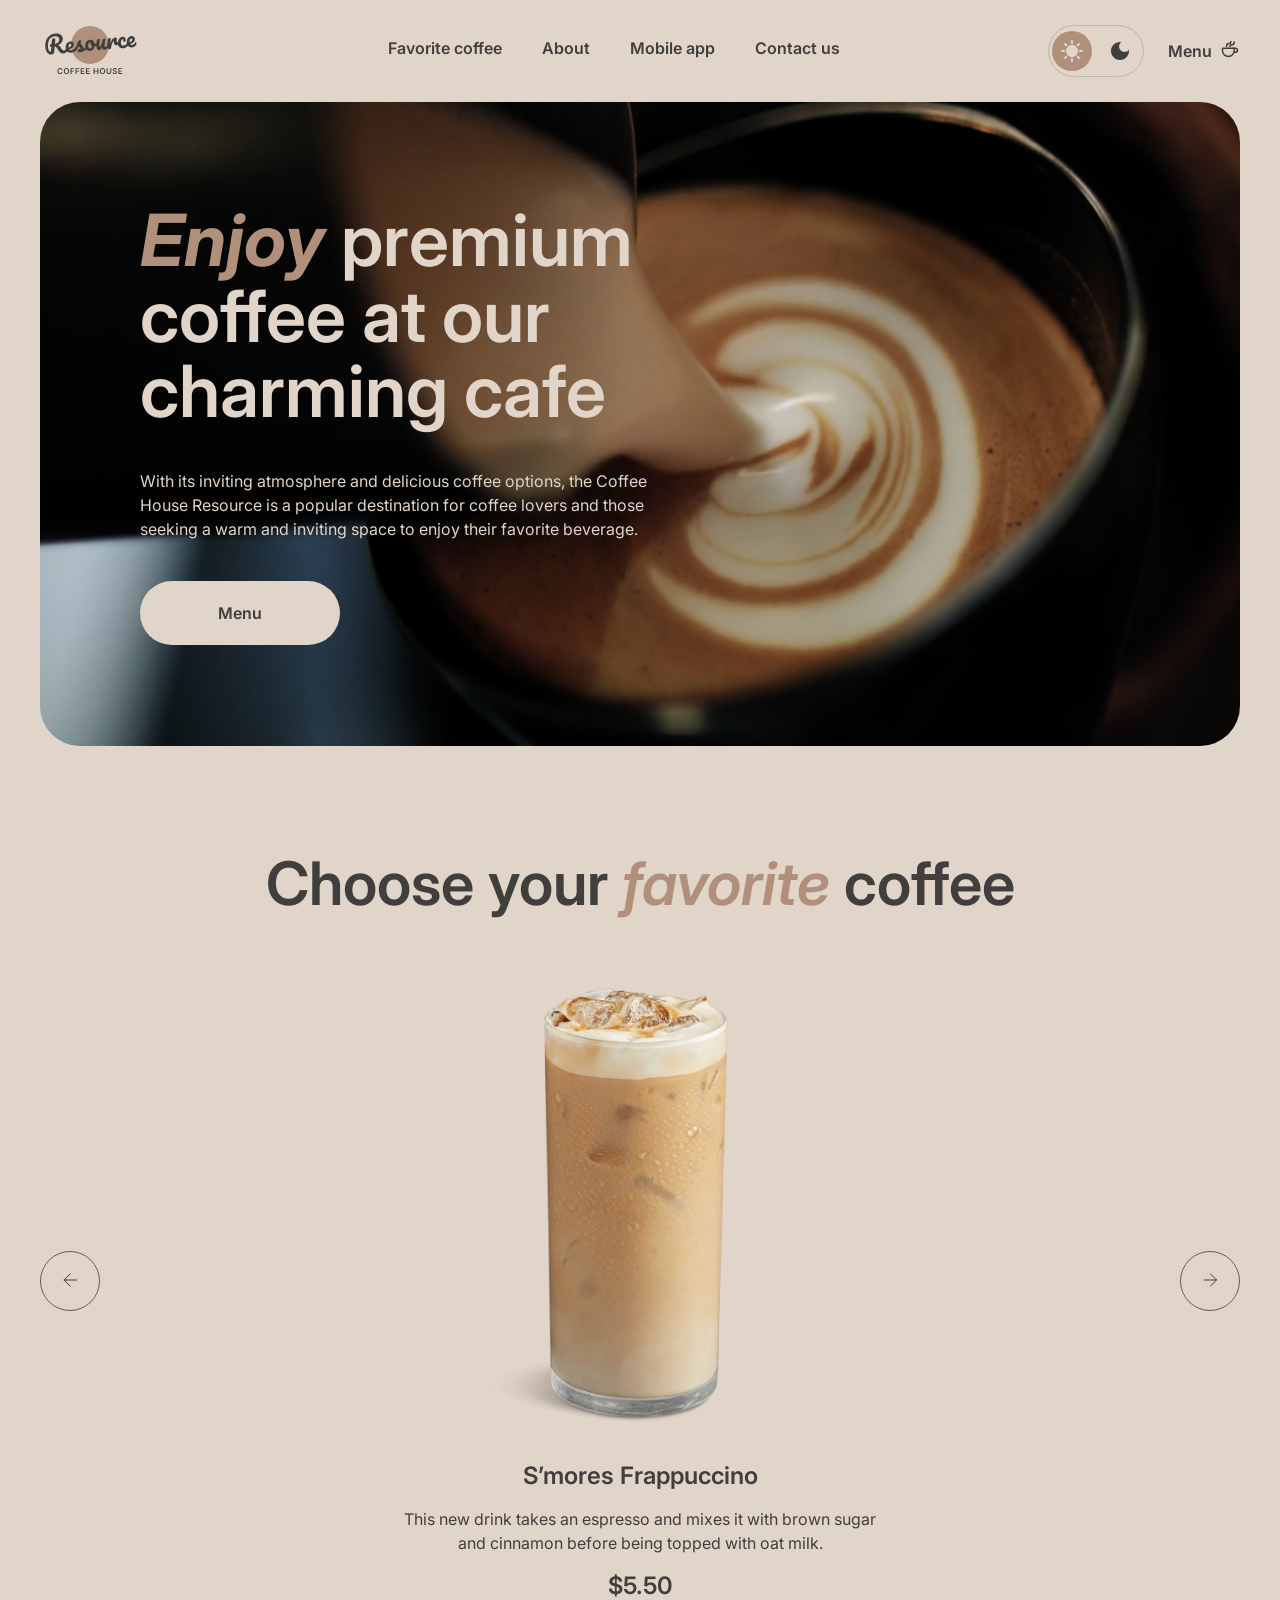
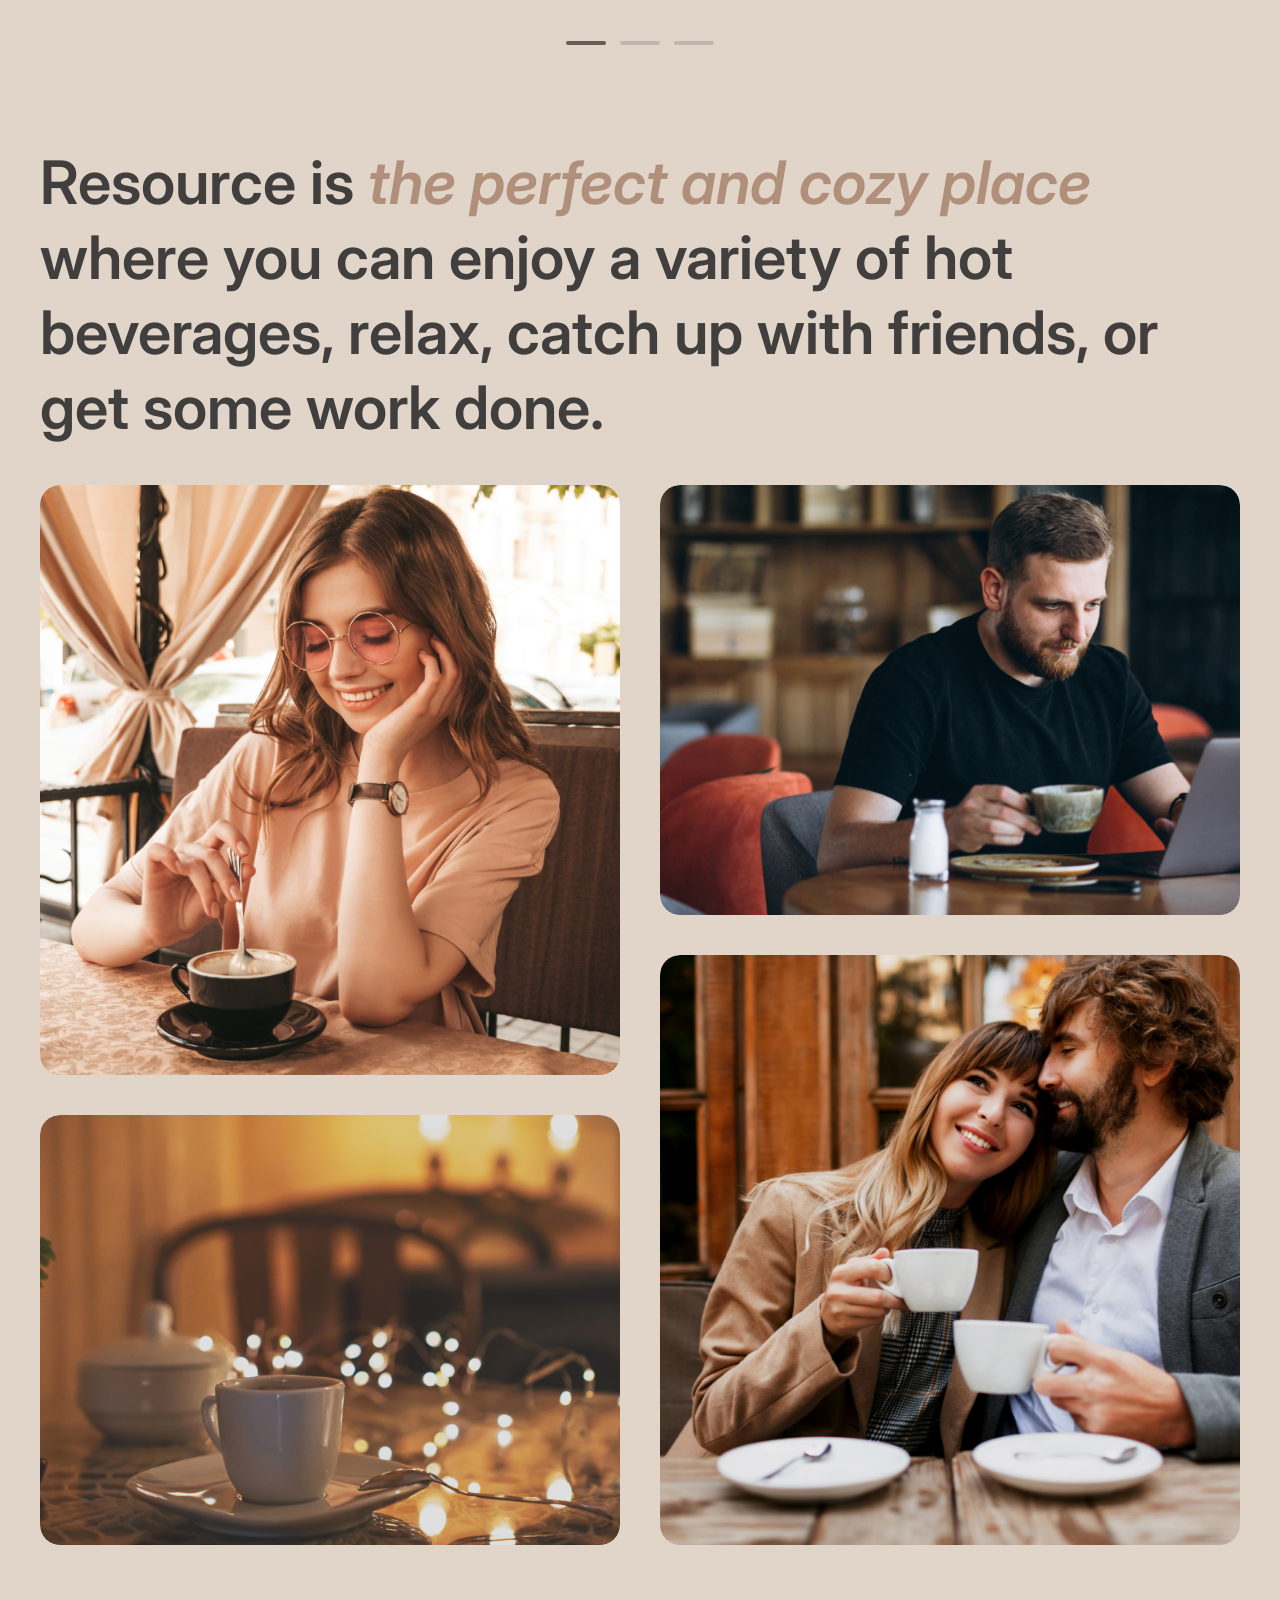
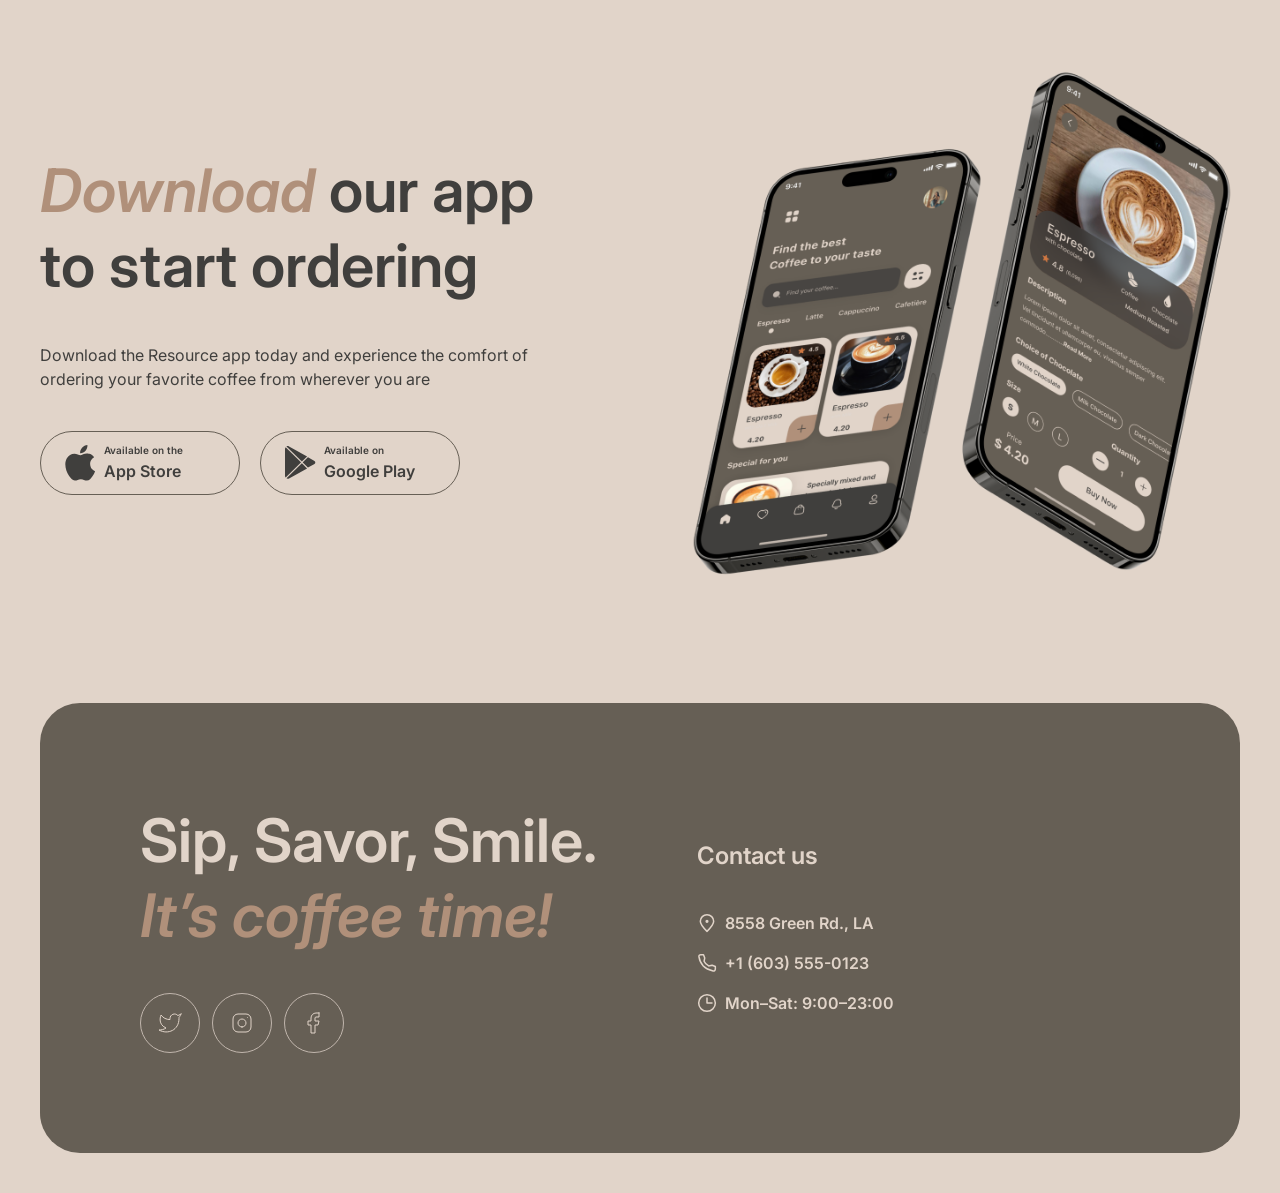
<file: index.html>
<!DOCTYPE html>
<html lang="en" data-theme="light">
<head>
    <meta charset="UTF-8">
    <meta name="viewport"
          content="width=device-width, initial-scale=1.0">
    <meta http-equiv="X-UA-Compatible" content="ie=edge">
    <title>Coffee House</title>
    <link rel="icon" href="assets/icons/free-icon-coffee-beans.png">
    <link rel="stylesheet" href="css/index.css">
</head>
<body>
<div class="wrapper">
    <header class="main-header">
        <div class="header-bar">
            <div class="header-logo">
                <a href="index.html">
                    <svg class="header-logo__icon" aria-hidden="true" width="100" height="60" viewBox="0 0 100 60" fill="none" xmlns="http://www.w3.org/2000/svg">
                        <path d="M69 25C69 35.4934 60.4934 44 50 44C39.5066 44 31 35.4934 31 25C31 14.5066 39.5066 6 50 6C60.4934 6 69 14.5066 69 25Z" fill="#B0907A"/>
                        <path d="M95.6784 22.2913C95.8856 22.2732 96.0534 22.3548 96.1817 22.5364C96.326 22.7165 96.4127 22.9739 96.442 23.3086C96.4922 23.8824 96.4 24.3884 96.1652 24.8265C95.7789 25.5509 95.2359 26.1365 94.5362 26.5832C93.8524 27.0285 93.0084 27.295 92.0042 27.3829C90.4741 27.5168 89.2469 27.1664 88.3226 26.3318C87.3969 25.4812 86.8658 24.2749 86.7291 22.7129C86.6329 21.6131 86.7748 20.5727 87.1547 19.5919C87.5333 18.5951 88.1046 17.7822 88.8687 17.1532C89.6487 16.5229 90.5568 16.1623 91.5928 16.0717C92.5173 15.9908 93.2829 16.2049 93.8895 16.714C94.4948 17.2071 94.8386 17.9239 94.9209 18.8643C95.0171 19.9641 94.7016 20.9473 93.9743 21.814C93.2617 22.6633 91.9772 23.4021 90.1208 24.0303C90.5675 24.73 91.2451 25.0401 92.1537 24.9606C92.8072 24.9035 93.3279 24.7053 93.7158 24.3662C94.1197 24.0257 94.5692 23.4725 95.0643 22.7064C95.2346 22.4506 95.4393 22.3122 95.6784 22.2913ZM91.3914 18.4503C90.8016 18.5019 90.3295 18.8885 89.9751 19.6102C89.6365 20.3304 89.5098 21.1767 89.5949 22.149L89.5991 22.1968C90.5199 21.8914 91.2318 21.4918 91.7347 20.9981C92.2376 20.5044 92.4632 19.9626 92.4117 19.3729C92.3852 19.0701 92.2766 18.8386 92.0859 18.6786C91.9098 18.5013 91.6783 18.4252 91.3914 18.4503Z" />
                        <path d="M83.2976 28.1446C81.7356 28.2813 80.4779 27.9497 79.5245 27.1497C78.5857 26.3324 78.0529 25.1985 77.926 23.7481C77.813 22.457 77.969 21.303 78.394 20.2861C78.819 19.2692 79.4149 18.4622 80.1818 17.8651C80.9487 17.268 81.7784 16.9304 82.671 16.8523C83.5477 16.7756 84.2481 16.9793 84.7723 17.4635C85.311 17.9303 85.6159 18.5702 85.6871 19.383C85.7456 20.0525 85.6437 20.6316 85.3813 21.1203C85.1348 21.6076 84.7725 21.8722 84.2944 21.9141C83.9915 21.9406 83.7382 21.8904 83.5344 21.7637C83.3465 21.6356 83.2414 21.444 83.2191 21.189C83.2093 21.0774 83.2141 20.9485 83.2334 20.8023C83.2527 20.6561 83.2676 20.5504 83.278 20.4852C83.3367 20.2392 83.357 20.0125 83.3389 19.8053C83.3208 19.5981 83.2511 19.4436 83.1297 19.3418C83.0243 19.2386 82.876 19.1953 82.6847 19.2121C82.3181 19.2441 81.9901 19.4415 81.7006 19.8041C81.4097 20.1508 81.193 20.6114 81.0506 21.186C80.9081 21.7606 80.8661 22.3826 80.9247 23.0521C81.0865 24.901 81.9723 25.7551 83.5821 25.6142C84.2356 25.557 84.9181 25.2805 85.6296 24.7846C86.3556 24.2714 87.0469 23.5444 87.7034 22.6036C87.8752 22.3637 88.0806 22.2333 88.3197 22.2124C88.5269 22.1942 88.6946 22.2759 88.8229 22.4574C88.9672 22.6375 89.054 22.895 89.0832 23.2297C89.1362 23.8354 89.028 24.3427 88.7587 24.7518C88.0904 25.7418 87.2526 26.5378 86.2452 27.1399C85.2524 27.7247 84.2699 28.0596 83.2976 28.1446Z"/>
                        <path d="M69.548 29.3476C68.9423 29.4006 68.4841 29.1195 68.1733 28.5042C67.8784 27.8876 67.6696 26.8779 67.5469 25.4753C67.3656 23.4032 67.4882 21.4089 67.9148 19.4924C68.0179 19.0177 68.2197 18.6627 68.5203 18.4276C68.8355 18.1752 69.288 18.0232 69.8778 17.9716C70.1965 17.9437 70.4232 17.964 70.5577 18.0326C70.6921 18.1011 70.7692 18.2469 70.7887 18.4701C70.811 18.7251 70.7416 19.3094 70.5806 20.2229C70.477 20.8744 70.3983 21.4434 70.3445 21.93C70.2907 22.4165 70.2626 23.0132 70.2602 23.7201C70.6663 22.3033 71.1584 21.136 71.7366 20.2181C72.3148 19.3002 72.8987 18.6308 73.4883 18.2098C74.0938 17.7874 74.6595 17.5532 75.1855 17.5072C76.2215 17.4166 76.7849 17.8893 76.8755 18.9253C76.8936 19.1325 76.8658 19.6409 76.7921 20.4504C76.7204 21.0991 76.6915 21.5032 76.7054 21.6626C76.7542 22.2204 76.9779 22.4819 77.3764 22.4471C77.8227 22.408 78.3658 22.0072 79.0057 21.2445C79.1948 21.0191 79.4009 20.8967 79.6241 20.8772C79.8313 20.8591 79.9991 20.9408 80.1274 21.1223C80.2702 21.2864 80.3549 21.5199 80.3814 21.8228C80.433 22.4125 80.314 22.8887 80.0245 23.2513C79.6187 23.7526 79.1275 24.1971 78.5511 24.5848C77.9893 24.9552 77.3736 25.1697 76.7042 25.2282C75.8594 25.3021 75.1951 25.1434 74.7111 24.7521C74.2431 24.3594 73.977 23.7965 73.9129 23.0633C73.892 22.8242 73.895 22.583 73.9219 22.3397C73.9258 22.0182 73.923 21.8016 73.9132 21.69C73.8909 21.435 73.7921 21.3151 73.6167 21.3305C73.3777 21.3514 73.0826 21.6503 72.7315 22.2271C72.395 22.7865 72.0738 23.5213 71.768 24.4314C71.4621 25.3415 71.2322 26.2932 71.0782 27.2864C70.9684 28.0509 70.8058 28.5791 70.5904 28.8709C70.3896 29.1455 70.0421 29.3044 69.548 29.3476Z" />
                        <path d="M59.2452 30.2488C58.5279 30.3116 57.9096 30.0364 57.3902 29.4233C56.8853 28.7929 56.5897 27.9836 56.5032 26.9954C56.3986 25.8 56.3828 24.7012 56.4557 23.699C56.5273 22.6809 56.6975 21.5979 56.9665 20.4501C57.0841 19.958 57.2772 19.5958 57.546 19.3635C57.8148 19.1312 58.26 18.9878 58.8816 18.9334C59.2323 18.9028 59.4762 18.9376 59.6135 19.038C59.7667 19.1371 59.8531 19.2981 59.8726 19.5213C59.8838 19.6488 59.8337 20.0868 59.7226 20.8354C59.6148 21.4391 59.534 21.9842 59.4802 22.4707C59.3078 24.1722 59.246 25.3019 59.2948 25.8598C59.3241 26.1945 59.3849 26.4301 59.4771 26.5666C59.568 26.6871 59.7011 26.7397 59.8764 26.7244C60.1155 26.7035 60.3895 26.4386 60.6983 25.9297C61.023 25.4195 61.3421 24.6608 61.6555 23.6536C61.9849 22.6451 62.2788 21.4148 62.5372 19.9627C62.6229 19.4734 62.7842 19.114 63.0211 18.8845C63.2739 18.6535 63.6633 18.5151 64.1893 18.4691C64.5559 18.437 64.8151 18.4625 64.967 18.5456C65.1174 18.6127 65.203 18.7658 65.224 19.0049C65.2588 19.4034 65.1551 20.5127 64.9128 22.3327C64.645 24.412 64.532 25.6907 64.5739 26.1688C64.6004 26.4717 64.685 26.7052 64.8279 26.8694C64.9693 27.0176 65.1437 27.0827 65.3509 27.0645C65.6697 27.0366 66.0275 26.8126 66.4244 26.3924C66.8358 25.9549 67.3698 25.2657 68.0263 24.3249C68.198 24.0851 68.4035 23.9547 68.6425 23.9337C68.8498 23.9156 69.0175 23.9973 69.1458 24.1788C69.2901 24.3589 69.3768 24.6163 69.4061 24.9511C69.4619 25.5886 69.3537 26.096 69.0815 26.4731C68.4701 27.3779 67.7896 28.1361 67.04 28.7477C66.3064 29.358 65.4375 29.707 64.4334 29.7949C63.6683 29.8618 63.0766 29.6165 62.6585 29.0588C62.2562 28.4997 62.0084 27.6862 61.9149 26.6183C61.7388 27.7259 61.4055 28.5982 60.9152 29.2354C60.4235 29.8566 59.8668 30.1944 59.2452 30.2488Z" />
                        <path d="M57.5606 22.8796C57.7678 22.8614 57.9362 22.9511 58.0659 23.1485C58.1956 23.346 58.2744 23.6041 58.3023 23.9229C58.3692 24.688 58.1779 25.1625 57.7282 25.3463C56.8011 25.7647 55.7659 26.048 54.6225 26.1963C54.4367 27.5616 53.9332 28.6898 53.1117 29.5808C52.2888 30.4559 51.3115 30.9429 50.1799 31.0419C49.2235 31.1256 48.3824 30.9663 47.6566 30.564C46.9467 30.1603 46.383 29.5913 45.9654 28.8569C45.5478 28.1225 45.3 27.309 45.2219 26.4164C45.1159 25.205 45.2529 24.1089 45.6328 23.1281C46.0114 22.1313 46.5841 21.3343 47.351 20.7372C48.1165 20.1242 48.9933 19.7744 49.9816 19.688C51.1929 19.582 52.2022 19.9193 53.0093 20.6999C53.8309 21.4632 54.3592 22.453 54.5941 23.6691C55.339 23.5558 56.2177 23.3183 57.23 22.9567C57.3547 22.9136 57.4649 22.8879 57.5606 22.8796ZM50.1494 28.4908C50.6595 28.4462 51.0797 28.2007 51.41 27.7542C51.7563 27.3063 51.959 26.6863 52.0182 25.8941C51.4948 25.6026 51.0739 25.1977 50.7555 24.6795C50.4531 24.1599 50.2754 23.5972 50.2224 22.9916C50.2001 22.7365 50.2017 22.4794 50.2272 22.2202L50.1076 22.2307C49.4701 22.2864 48.9633 22.644 48.5873 23.3032C48.2259 23.9452 48.094 24.824 48.1916 25.9398C48.2683 26.8164 48.4942 27.4712 48.8694 27.9042C49.2605 28.3357 49.6872 28.5313 50.1494 28.4908Z" />
                        <path d="M40.3093 32.4354C39.4805 32.508 38.8262 32.3725 38.3464 32.029C37.8826 31.6841 37.6298 31.2726 37.5879 30.7944C37.5517 30.38 37.6717 30.0081 37.9481 29.6787C38.2244 29.3494 38.6575 29.1589 39.2472 29.1073C39.4544 29.0892 39.6956 29.0922 39.9708 29.1163C40.2604 29.1231 40.4777 29.1282 40.6226 29.1316C40.5704 28.7185 40.4406 28.3364 40.2332 27.9851C40.0417 27.6325 39.8038 27.3 39.5195 26.9876C39.2338 26.6592 38.9682 26.3773 38.7228 26.1418C38.3109 27.1254 37.8851 27.9497 37.4454 28.6145C37.0216 29.278 36.5472 29.9137 36.0222 30.5218C35.7604 30.8338 35.4701 31.0038 35.1513 31.0316C34.8963 31.054 34.6814 30.9844 34.5067 30.823C34.3306 30.6457 34.2307 30.4216 34.207 30.1506C34.1791 29.8318 34.2648 29.5272 34.4643 29.2367L34.7416 28.827C35.5235 27.6664 36.1068 26.7159 36.4918 25.9756C36.7223 25.4896 36.9874 24.8481 37.2871 24.0509C37.5853 23.2379 37.8735 22.4016 38.1517 21.542C38.3932 20.8142 38.9921 20.4085 39.9484 20.3248C40.3947 20.2858 40.709 20.2984 40.8913 20.3628C41.0736 20.4271 41.1725 20.547 41.1878 20.7223C41.1962 20.8179 41.1775 20.9722 41.1319 21.1849C41.0863 21.3977 41.0167 21.6126 40.9233 21.8296C40.6866 22.4285 40.5857 22.9272 40.6205 23.3257C40.6415 23.5647 40.7442 23.8208 40.9286 24.0937C41.1291 24.3653 41.4235 24.7009 41.8118 25.1006C42.3804 25.7254 42.8131 26.2657 43.11 26.7216C43.4214 27.1601 43.6015 27.6583 43.6503 28.2162C43.6642 28.3756 43.6678 28.6001 43.6611 28.8898C44.4156 28.5187 45.2617 27.6335 46.1993 26.2345C46.371 25.9946 46.5765 25.8642 46.8155 25.8433C47.0227 25.8252 47.1905 25.9069 47.3188 26.0884C47.4631 26.2685 47.5498 26.5259 47.5791 26.8606C47.6321 27.4663 47.5239 27.9737 47.2545 28.3827C46.544 29.4407 45.8382 30.185 45.1371 30.6158C44.4505 31.0292 43.5747 31.2985 42.5095 31.4238C41.9194 32.0215 41.186 32.3587 40.3093 32.4354Z" />
                        <path d="M36.6171 26.7357C36.8243 26.7175 36.9921 26.7992 37.1204 26.9807C37.2646 27.1608 37.3514 27.4183 37.3807 27.753C37.4365 28.3905 37.3283 28.8979 37.0561 29.2751C36.5291 30.0439 35.7502 30.7786 34.7193 31.4791C33.7044 32.1782 32.5833 32.5815 31.3559 32.6888C29.6823 32.8353 28.3436 32.4947 27.3396 31.667C26.3356 30.8394 25.7646 29.6365 25.6266 28.0586C25.5304 26.9588 25.6722 25.9185 26.0522 24.9376C26.4308 23.9408 27.0021 23.1279 27.7662 22.4989C28.5462 21.8686 29.4542 21.508 30.4903 21.4174C31.4147 21.3365 32.1803 21.5506 32.787 22.0597C33.3923 22.5528 33.7361 23.2696 33.8183 24.21C33.9145 25.3098 33.599 26.293 32.8718 27.1597C32.1591 28.009 30.8826 28.7471 29.0422 29.3739C29.5048 30.0722 30.294 30.3726 31.4098 30.275C32.127 30.2122 32.9183 29.894 33.7836 29.3204C34.6634 28.7295 35.4025 27.9983 36.0009 27.1269C36.1726 26.887 36.378 26.7566 36.6171 26.7357ZM30.2888 23.796C29.6991 23.8476 29.227 24.2342 28.8725 24.9559C28.534 25.6761 28.4073 26.5224 28.4923 27.4947L28.4965 27.5425C29.4174 27.2371 30.1293 26.8375 30.6322 26.3438C31.1351 25.8501 31.3607 25.3083 31.3091 24.7186C31.2826 24.4158 31.174 24.1843 30.9834 24.0243C30.8072 23.847 30.5757 23.7709 30.2888 23.796Z" />
                        <path d="M27.6906 27.5167C27.8978 27.4986 28.0656 27.5803 28.1939 27.7618C28.3382 27.9419 28.4249 28.1993 28.4542 28.5341C28.5086 29.1557 28.4004 29.6631 28.1296 30.0561C27.4454 31.0476 26.7351 31.8324 25.9987 32.4108C25.261 32.9733 24.3581 33.3012 23.2902 33.3946C22.2541 33.4853 21.3451 33.2837 20.5631 32.79C19.797 32.2949 19.028 31.3985 18.256 30.1009C17.6351 29.063 17.151 28.3023 16.8035 27.8188C16.4547 27.3193 16.119 26.9712 15.7967 26.7745C15.4903 26.5765 15.1198 26.4724 14.6852 26.4622C14.6508 26.8025 14.5595 27.8705 14.4114 29.6663C14.3537 30.4744 14.3165 30.9675 14.3 31.1456C14.2256 32.1319 13.9724 32.9089 13.5402 33.4767C13.1067 34.0286 12.4038 34.3471 11.4315 34.4321C10.3636 34.5256 9.38799 34.2977 8.50477 33.7486C7.63609 33.1822 6.9298 32.3606 6.38589 31.2839C5.84059 30.1913 5.50518 28.9277 5.37968 27.4932C5.1454 24.8154 5.40544 22.4638 6.15978 20.4383C6.93006 18.4115 8.10738 16.8148 9.69174 15.6483C11.2906 14.4644 13.1899 13.7763 15.3895 13.5838C16.9196 13.45 18.223 13.5688 19.2994 13.9404C20.3759 14.312 21.1968 14.8826 21.762 15.6523C22.3432 16.4206 22.6784 17.3148 22.7676 18.3349C22.8457 19.2275 22.7073 20.1229 22.3522 21.0213C22.0117 21.9023 21.4476 22.7066 20.66 23.434C19.8724 24.1614 18.8869 24.7375 17.7034 25.1622C18.4866 25.3025 19.1057 25.5856 19.5605 26.0116C20.0154 26.4376 20.4891 27.0787 20.9816 27.9351C21.5115 28.8524 22.0112 29.5153 22.4806 29.924C22.966 30.3312 23.4955 30.5098 24.0693 30.4596C24.5794 30.4149 25.0509 30.205 25.4838 29.8299C25.9154 29.4388 26.4456 28.7981 27.0744 27.9079C27.2461 27.6681 27.4515 27.5377 27.6906 27.5167ZM11.3837 26.727C10.8418 26.7744 10.4561 26.6797 10.2266 26.4428C10.013 26.2045 9.89225 25.9259 9.86436 25.6071C9.8309 25.2246 9.92394 24.9113 10.1435 24.6672C10.379 24.4218 10.6562 24.2851 10.9749 24.2572L11.5727 24.2049C11.691 22.6206 11.8123 21.2528 11.9364 20.1016C12.053 19.0474 12.6771 18.4708 13.8088 18.3718C14.7173 18.2923 15.2071 18.659 15.2782 19.4719C15.2936 19.6473 15.2975 19.7835 15.2899 19.8805L14.9199 23.9121C15.7764 23.789 16.5393 23.5134 17.2085 23.0855C17.8937 22.6561 18.4149 22.0966 18.7722 21.4068C19.1454 20.7156 19.2957 19.9556 19.2232 19.1268C19.1353 18.1226 18.7236 17.3636 17.988 16.8498C17.2524 16.3359 16.2232 16.1369 14.9002 16.2526C13.3382 16.3893 12.0016 16.8997 10.8904 17.7839C9.79381 18.6508 8.98568 19.8779 8.46605 21.4653C7.94503 23.0366 7.78003 24.9142 7.97108 27.0978C8.06033 28.1179 8.24063 28.9855 8.51198 29.7006C8.78334 30.4157 9.08648 30.9432 9.42139 31.2834C9.75631 31.6235 10.0592 31.7817 10.3302 31.7579C10.5374 31.7398 10.6957 31.6216 10.8051 31.4032C10.9304 31.1834 11.0127 30.839 11.052 30.3698L11.3837 26.727Z" />
                        <path d="M78.4033 54.0001V48.1819H82.1874V49.0654H79.4573V50.645H81.9914V51.5285H79.4573V53.1165H82.2101V54.0001H78.4033Z" />
                        <path d="M75.9698 49.7813C75.9433 49.5332 75.8316 49.34 75.6346 49.2017C75.4395 49.0635 75.1857 48.9943 74.8732 48.9943C74.6535 48.9943 74.4651 49.0275 74.3079 49.0938C74.1507 49.1601 74.0304 49.25 73.9471 49.3637C73.8638 49.4773 73.8211 49.607 73.8192 49.7529C73.8192 49.8741 73.8467 49.9792 73.9016 50.0682C73.9585 50.1572 74.0352 50.233 74.1317 50.2955C74.2283 50.3561 74.3353 50.4072 74.4528 50.4489C74.5702 50.4906 74.6886 50.5256 74.8079 50.554L75.3533 50.6904C75.573 50.7415 75.7842 50.8106 75.9869 50.8977C76.1914 50.9849 76.3742 51.0947 76.5352 51.2273C76.698 51.3599 76.8268 51.5199 76.9215 51.7074C77.0162 51.8949 77.0636 52.1146 77.0636 52.3665C77.0636 52.7074 76.9764 53.0076 76.8022 53.2671C76.628 53.5246 76.3761 53.7263 76.0465 53.8722C75.7189 54.0161 75.3221 54.0881 74.8562 54.0881C74.4035 54.0881 74.0105 54.018 73.6772 53.8779C73.3458 53.7377 73.0863 53.5332 72.8988 53.2642C72.7132 52.9953 72.6128 52.6676 72.5977 52.2813H73.6346C73.6497 52.4839 73.7122 52.6525 73.8221 52.787C73.9319 52.9214 74.0749 53.0218 74.2511 53.0881C74.4291 53.1544 74.628 53.1875 74.8477 53.1875C75.0768 53.1875 75.2776 53.1534 75.4499 53.0852C75.6242 53.0152 75.7605 52.9186 75.859 52.7955C75.9575 52.6705 76.0077 52.5246 76.0096 52.358C76.0077 52.2065 75.9632 52.0815 75.8761 51.983C75.7889 51.8826 75.6668 51.7993 75.5096 51.733C75.3543 51.6648 75.1725 51.6042 74.9641 51.5512L74.3022 51.3807C73.823 51.2576 73.4442 51.071 73.1658 50.821C72.8893 50.5692 72.7511 50.2349 72.7511 49.8182C72.7511 49.4754 72.8439 49.1752 73.0295 48.9176C73.217 48.6601 73.4717 48.4602 73.7937 48.3182C74.1156 48.1743 74.4802 48.1023 74.8874 48.1023C75.3003 48.1023 75.6621 48.1743 75.9727 48.3182C76.2852 48.4602 76.5304 48.6582 76.7085 48.912C76.8865 49.1638 76.9783 49.4536 76.984 49.7813H75.9698Z" />
                        <path d="M70.2086 48.1819H71.2626V51.983C71.2626 52.3997 71.1641 52.7662 70.9672 53.0825C70.7721 53.3987 70.4975 53.6459 70.1433 53.8239C69.7891 54.0001 69.3753 54.0881 68.9018 54.0881C68.4264 54.0881 68.0117 54.0001 67.6575 53.8239C67.3033 53.6459 67.0287 53.3987 66.8336 53.0825C66.6386 52.7662 66.541 52.3997 66.541 51.983V48.1819H67.595V51.895C67.595 52.1374 67.648 52.3533 67.7541 52.5427C67.862 52.7321 68.0136 52.8807 68.2086 52.9887C68.4037 53.0948 68.6348 53.1478 68.9018 53.1478C69.1689 53.1478 69.3999 53.0948 69.595 52.9887C69.792 52.8807 69.9435 52.7321 70.0495 52.5427C70.1556 52.3533 70.2086 52.1374 70.2086 51.895V48.1819Z" />
                        <path d="M65.1444 51.0909C65.1444 51.7178 65.027 52.2548 64.7922 52.7017C64.5592 53.1468 64.241 53.4877 63.8376 53.7245C63.4361 53.9612 62.9806 54.0796 62.4711 54.0796C61.9617 54.0796 61.5052 53.9612 61.1018 53.7245C60.7003 53.4858 60.3821 53.144 60.1473 52.6989C59.9143 52.2519 59.7979 51.7159 59.7979 51.0909C59.7979 50.464 59.9143 49.9281 60.1473 49.483C60.3821 49.036 60.7003 48.6942 61.1018 48.4574C61.5052 48.2207 61.9617 48.1023 62.4711 48.1023C62.9806 48.1023 63.4361 48.2207 63.8376 48.4574C64.241 48.6942 64.5592 49.036 64.7922 49.483C65.027 49.9281 65.1444 50.464 65.1444 51.0909ZM64.0848 51.0909C64.0848 50.6496 64.0157 50.2775 63.8774 49.9745C63.741 49.6695 63.5516 49.4394 63.3092 49.2841C63.0668 49.1269 62.7874 49.0483 62.4711 49.0483C62.1549 49.0483 61.8755 49.1269 61.6331 49.2841C61.3907 49.4394 61.2003 49.6695 61.0621 49.9745C60.9257 50.2775 60.8575 50.6496 60.8575 51.0909C60.8575 51.5322 60.9257 51.9053 61.0621 52.2102C61.2003 52.5133 61.3907 52.7434 61.6331 52.9006C61.8755 53.0559 62.1549 53.1335 62.4711 53.1335C62.7874 53.1335 63.0668 53.0559 63.3092 52.9006C63.5516 52.7434 63.741 52.5133 63.8774 52.2102C64.0157 51.9053 64.0848 51.5322 64.0848 51.0909Z" />
                        <path d="M53.5918 54.0001V48.1819H54.6458V50.645H57.3418V48.1819H58.3986V54.0001H57.3418V51.5285H54.6458V54.0001H53.5918Z" />
                        <path d="M45.9482 54.0001V48.1819H49.7323V49.0654H47.0022V50.645H49.5363V51.5285H47.0022V53.1165H49.7551V54.0001H45.9482Z" />
                        <path d="M40.6895 54.0001V48.1819H44.4735V49.0654H41.7434V50.645H44.2775V51.5285H41.7434V53.1165H44.4963V54.0001H40.6895Z"/>
                        <path d="M35.6016 54.0001V48.1819H39.3288V49.0654H36.6555V50.645H39.0732V51.5285H36.6555V54.0001H35.6016Z" />
                        <path d="M30.5137 54.0001V48.1819H34.2409V49.0654H31.5676V50.645H33.9853V51.5285H31.5676V54.0001H30.5137Z" />
                        <path d="M29.1181 51.0909C29.1181 51.7178 29.0007 52.2548 28.7658 52.7017C28.5328 53.1468 28.2147 53.4877 27.8113 53.7245C27.4097 53.9612 26.9542 54.0796 26.4448 54.0796C25.9353 54.0796 25.4789 53.9612 25.0755 53.7245C24.6739 53.4858 24.3558 53.144 24.1209 52.6989C23.888 52.2519 23.7715 51.7159 23.7715 51.0909C23.7715 50.464 23.888 49.9281 24.1209 49.483C24.3558 49.036 24.6739 48.6942 25.0755 48.4574C25.4789 48.2207 25.9353 48.1023 26.4448 48.1023C26.9542 48.1023 27.4097 48.2207 27.8113 48.4574C28.2147 48.6942 28.5328 49.036 28.7658 49.483C29.0007 49.9281 29.1181 50.464 29.1181 51.0909ZM28.0584 51.0909C28.0584 50.6496 27.9893 50.2775 27.851 49.9745C27.7147 49.6695 27.5253 49.4394 27.2828 49.2841C27.0404 49.1269 26.7611 49.0483 26.4448 49.0483C26.1285 49.0483 25.8491 49.1269 25.6067 49.2841C25.3643 49.4394 25.1739 49.6695 25.0357 49.9745C24.8993 50.2775 24.8311 50.6496 24.8311 51.0909C24.8311 51.5322 24.8993 51.9053 25.0357 52.2102C25.1739 52.5133 25.3643 52.7434 25.6067 52.9006C25.8491 53.0559 26.1285 53.1335 26.4448 53.1335C26.7611 53.1335 27.0404 53.0559 27.2828 52.9006C27.5253 52.7434 27.7147 52.5133 27.851 52.2102C27.9893 51.9053 28.0584 51.5322 28.0584 51.0909Z" />
                        <path d="M22.5536 50.1449H21.4911C21.4608 49.9707 21.4049 49.8163 21.3235 49.6818C21.2421 49.5455 21.1407 49.4299 21.0195 49.3352C20.8983 49.2406 20.7601 49.1695 20.6048 49.1222C20.4513 49.0729 20.2856 49.0483 20.1076 49.0483C19.7913 49.0483 19.511 49.1279 19.2667 49.287C19.0224 49.4442 18.8311 49.6752 18.6928 49.9801C18.5546 50.2832 18.4854 50.6534 18.4854 51.0909C18.4854 51.536 18.5546 51.911 18.6928 52.2159C18.833 52.519 19.0243 52.7481 19.2667 52.9034C19.511 53.0568 19.7904 53.1335 20.1048 53.1335C20.279 53.1335 20.4419 53.1108 20.5934 53.0654C20.7468 53.018 20.8841 52.9489 21.0053 52.858C21.1284 52.7671 21.2317 52.6553 21.315 52.5227C21.4002 52.3902 21.4589 52.2387 21.4911 52.0682L22.5536 52.0739C22.5138 52.3504 22.4277 52.6099 22.2951 52.8523C22.1644 53.0947 21.993 53.3087 21.7809 53.4943C21.5688 53.6781 21.3207 53.822 21.0366 53.9262C20.7525 54.0284 20.4371 54.0796 20.0906 54.0796C19.5792 54.0796 19.1228 53.9612 18.7212 53.7245C18.3197 53.4877 18.0034 53.1459 17.7724 52.6989C17.5413 52.2519 17.4258 51.7159 17.4258 51.0909C17.4258 50.464 17.5423 49.9281 17.7752 49.483C18.0082 49.036 18.3254 48.6942 18.7269 48.4574C19.1284 48.2207 19.583 48.1023 20.0906 48.1023C20.4144 48.1023 20.7156 48.1477 20.994 48.2387C21.2724 48.3296 21.5205 48.4631 21.7383 48.6392C21.9561 48.8135 22.1351 49.0275 22.2752 49.2813C22.4173 49.5332 22.5101 49.821 22.5536 50.1449Z" />
                    </svg>
                </a>
            </div>
            <nav class="main-nav">
                <ul class="main-nav-list">
                    <li><a class="nav-item-link" href="#favorite-coffee">Favorite coffee</a></li>
                    <li><a class="nav-item-link" href="#about">About</a></li>
                    <li><a class="nav-item-link" href="#mobile-app">Mobile app</a></li>
                    <li><a class="nav-item-link" href="#main-footer">Contact us</a></li>
                    <li>
                        <a class="nav-item-link" href="menu.html">Menu
                            <svg class="menu-link__icon" aria-hidden="true" width="20" height="20" viewBox="0 0 20 20" fill="none" xmlns="http://www.w3.org/2000/svg">
                                <path d="M14.167 9.76667V11.6667C14.167 14.8883 11.5553 17.5 8.33366 17.5C5.112 17.5 2.50033 14.8883 2.50033 11.6667V9.76667C2.50033 9.4353 2.76896 9.16667 3.10033 9.16667H13.567C13.8984 9.16667 14.167 9.4353 14.167 9.76667Z" stroke-width="1.5" stroke-linecap="round" stroke-linejoin="round"/>
                                <path d="M10.0003 7.50008C10.0003 6.66675 10.5956 5.83341 11.786 5.83341C13.101 5.83341 14.167 4.76743 14.167 3.45246V2.91675" stroke-width="1.5" stroke-linecap="round" stroke-linejoin="round"/>
                                <path d="M6.66634 7.5V7.08333C6.66634 5.70262 7.78563 4.58333 9.16634 4.58333C10.0868 4.58333 10.833 3.83714 10.833 2.91667V2.5" stroke-width="1.5" stroke-linecap="round" stroke-linejoin="round"/>
                                <path d="M13.333 9.16675H15.4163C16.5669 9.16675 17.4997 10.0995 17.4997 11.2501C17.4997 12.4007 16.5669 13.3334 15.4163 13.3334H14.1663" stroke-width="1.5" stroke-linecap="round" stroke-linejoin="round"/>
                            </svg>
                        </a>
                    </li>
                </ul>
            </nav>
            <div class="header-controls">
                <div class="theme-controls">
                    <button class="theme-button light-theme-button active">
                        <svg class="light-theme-button-svg" aria-hidden="true" width="22" height="22" viewBox="0 0 22 22" fill="none" xmlns="http://www.w3.org/2000/svg">
                            <path d="M10 3V1C10 0.45 10.45 0 11 0C11.55 0 12 0.45 12 1V3C12 3.55 11.55 4 11 4C10.45 4 10 3.55 10 3ZM17.36 6.05L18.77 4.63C19.16 4.24 19.16 3.61 18.77 3.22C18.38 2.83 17.75 2.83 17.36 3.22L15.95 4.64C15.56 5.03 15.56 5.66 15.95 6.05C16.34 6.44 16.97 6.44 17.36 6.05ZM21 10H19C18.45 10 18 10.45 18 11C18 11.55 18.45 12 19 12H21C21.55 12 22 11.55 22 11C22 10.45 21.55 10 21 10ZM11 18C10.45 18 10 18.45 10 19V21C10 21.55 10.45 22 11 22C11.55 22 12 21.55 12 21V19C12 18.45 11.55 18 11 18ZM4.64 6.05L3.22 4.64C2.83 4.25 2.83 3.61 3.22 3.23C3.61 2.85 4.25 2.84 4.63 3.23L6.04 4.64C6.43 5.03 6.43 5.67 6.04 6.05C5.65 6.43 5.02 6.44 4.64 6.05ZM15.95 15.95C15.56 16.34 15.56 16.98 15.95 17.36L17.36 18.77C17.75 19.16 18.39 19.16 18.77 18.77C19.16 18.38 19.16 17.74 18.77 17.36L17.36 15.95C16.98 15.56 16.34 15.56 15.95 15.95ZM1 12H3C3.55 12 4 11.55 4 11C4 10.45 3.55 10 3 10H1C0.45 10 0 10.45 0 11C0 11.55 0.45 12 1 12ZM4.64 18.78L6.05 17.37C6.44 16.98 6.44 16.34 6.05 15.96C5.66 15.58 5.02 15.57 4.64 15.96L3.23 17.37C2.84 17.76 2.84 18.4 3.23 18.78C3.61 19.17 4.25 19.17 4.64 18.78ZM11 5C7.69 5 5 7.69 5 11C5 14.31 7.69 17 11 17C14.31 17 17 14.31 17 11C17 7.69 14.31 5 11 5Z" />
                        </svg>
                    </button>
                    <button class="theme-button dark-theme-button">
                        <svg class="dark-theme-button-svg" aria-hidden="true" width="18" height="18" viewBox="0 0 18 18" fill="none" xmlns="http://www.w3.org/2000/svg">
                            <path d="M9 0C4.03 0 0 4.03 0 9C0 13.97 4.03 18 9 18C13.97 18 18 13.97 18 9C18 8.54 17.96 8.08 17.9 7.64C16.92 9.01 15.32 9.9 13.5 9.9C10.52 9.9 8.1 7.48 8.1 4.5C8.1 2.69 8.99 1.08 10.36 0.0999999C9.92 0.0399999 9.46 0 9 0Z"/>
                        </svg>
                    </button>
                </div>
                <div class="menu-controls">
                    <a class="menu-link" href="menu.html">Menu
                        <svg class="menu-link__icon" aria-hidden="true" width="20" height="20" viewBox="0 0 20 20" fill="none" xmlns="http://www.w3.org/2000/svg">
                            <path d="M14.167 9.76667V11.6667C14.167 14.8883 11.5553 17.5 8.33366 17.5C5.112 17.5 2.50033 14.8883 2.50033 11.6667V9.76667C2.50033 9.4353 2.76896 9.16667 3.10033 9.16667H13.567C13.8984 9.16667 14.167 9.4353 14.167 9.76667Z" stroke-width="1.5" stroke-linecap="round" stroke-linejoin="round"/>
                            <path d="M10.0003 7.50008C10.0003 6.66675 10.5956 5.83341 11.786 5.83341C13.101 5.83341 14.167 4.76743 14.167 3.45246V2.91675" stroke-width="1.5" stroke-linecap="round" stroke-linejoin="round"/>
                            <path d="M6.66634 7.5V7.08333C6.66634 5.70262 7.78563 4.58333 9.16634 4.58333C10.0868 4.58333 10.833 3.83714 10.833 2.91667V2.5" stroke-width="1.5" stroke-linecap="round" stroke-linejoin="round"/>
                            <path d="M13.333 9.16675H15.4163C16.5669 9.16675 17.4997 10.0995 17.4997 11.2501C17.4997 12.4007 16.5669 13.3334 15.4163 13.3334H14.1663" stroke-width="1.5" stroke-linecap="round" stroke-linejoin="round"/>
                        </svg>
                    </a>
                    <button class="burger-button"></button>
                </div>
            </div>
        </div>
        <div class="header-hero">
            <div class="hero-offer">
                <h1 class="offer-title"><strong>Enjoy</strong> premium coffee at our charming cafe</h1>
                <p class="offer-text">With its inviting atmosphere and delicious coffee options, the Coffee House Resource is a popular destination for coffee lovers and those seeking a warm and inviting space to enjoy their favorite beverage.</p>
                <a href="menu.html" class="offer-button">
                    <svg class="menu-link__icon" aria-hidden="true" width="20" height="20" viewBox="0 0 20 20" fill="none" xmlns="http://www.w3.org/2000/svg">
                        <path d="M14.167 9.76667V11.6667C14.167 14.8883 11.5553 17.5 8.33366 17.5C5.112 17.5 2.50033 14.8883 2.50033 11.6667V9.76667C2.50033 9.4353 2.76896 9.16667 3.10033 9.16667H13.567C13.8984 9.16667 14.167 9.4353 14.167 9.76667Z" stroke-width="1.5" stroke-linecap="round" stroke-linejoin="round"/>
                        <path d="M10.0003 7.50008C10.0003 6.66675 10.5956 5.83341 11.786 5.83341C13.101 5.83341 14.167 4.76743 14.167 3.45246V2.91675" stroke-width="1.5" stroke-linecap="round" stroke-linejoin="round"/>
                        <path d="M6.66634 7.5V7.08333C6.66634 5.70262 7.78563 4.58333 9.16634 4.58333C10.0868 4.58333 10.833 3.83714 10.833 2.91667V2.5" stroke-width="1.5" stroke-linecap="round" stroke-linejoin="round"/>
                        <path d="M13.333 9.16675H15.4163C16.5669 9.16675 17.4997 10.0995 17.4997 11.2501C17.4997 12.4007 16.5669 13.3334 15.4163 13.3334H14.1663" stroke-width="1.5" stroke-linecap="round" stroke-linejoin="round"/>
                    </svg>
                    Menu
                </a>
            </div>
        </div>
    </header>
    <main class="main-content">
        <section class="favorite-coffee" id="favorite-coffee">
            <h2 class="favorite-coffee__title">Choose your <span>favorite</span> coffee</h2>
            <div class="favorite-coffee__slider">
                <button class="slider__button slider__left">
                    <svg class="slider__left-icon" aria-hidden="true" width="24" height="24" viewBox="0 0 24 24" fill="none" xmlns="http://www.w3.org/2000/svg">
                        <path d="M18.5 12H6M12 18L6 12L12 6" stroke-linecap="round" stroke-linejoin="round"/>
                    </svg>
                </button>
                <div class="slider__track">
                    <div class="slider__cards">
                        <div class="slider__card">
                            <img class="card__image" src="assets/images/slider/coffee-slider-1.png" alt="Latte in glass">
                            <h2 class="card__title">S’mores Frappuccino</h2>
                            <p class="card__description">This new drink takes an espresso and mixes it with brown sugar and cinnamon before being topped with oat milk.</p>
                            <h3 class="card__price">$5.50</h3>
                        </div>
                        <div class="slider__card">
                            <img class="card__image" src="assets/images/slider/coffee-slider-2.png" alt="Irish coffee in glass">
                            <h2 class="card__title">Irish coffee</h2>
                            <p class="card__description">Fragrant black coffee with Jameson Irish whiskey and whipped milk.</p>
                            <h3 class="card__price">$7.00</h3>
                        </div>
                        <div class="slider__card">
                            <img class="card__image" src="assets/images/slider/coffee-slider-3.png" alt="Kahlua coffee in glass">
                            <h2 class="card__title">Kahlua coffee</h2>
                            <p class="card__description">Classic coffee with milk and Kahlua liqueur under a cap of frothed milk.</p>
                            <h3 class="card__price">$7.00</h3>
                        </div>
                    </div>
                </div>
                <button class="slider__button slider__right">
                    <svg class="slider__right-icon" aria-hidden="true" width="24" height="24" viewBox="0 0 24 24" fill="none" xmlns="http://www.w3.org/2000/svg">
                        <path d="M6 12H18.5M12.5 18L18.5 12L12.5 6" stroke-linecap="round" stroke-linejoin="round"/>
                    </svg>
                </button>
            </div>
            <div class="slider__progress-bar">
                <span class="progress-bar__item active"></span>
                <span class="progress-bar__item"></span>
                <span class="progress-bar__item"></span>
            </div>
        </section>
        <section class="about" id="about">
            <h2 class="about__title">Resource is <span>the perfect and cozy place</span> where you can enjoy a variety of hot beverages, relax, catch up with friends, or get some work done.</h2>
            <div class="about__images">
                <div class="images__column-1">
                    <div class="about__image-wrapper-big">
                        <img class="about-image" src="assets/images/about-1.png" alt="Girl with coffee cup ">
                    </div>
                    <div class="about__image-wrapper-small">
                        <img class="about-image" src="assets/images/about-2.png" alt="Coffee in cup">
                    </div>
                </div>
                <div class="images__column-2">
                    <div class="about__image-wrapper-small">
                        <img class="about-image" src="assets/images/about-3.png" alt="Worker with coffee cup">
                    </div>
                    <div class="about__image-wrapper-big">
                        <img class="about-image" src="assets/images/about-4.png" alt="Duo enjoy coffee cup">
                    </div>
                </div>
            </div>
        </section>
        <section class="mobile-app" id="mobile-app">
            <div class="mobile-app__offer">
                <h2 class="mobile-offer__title"><span>Download</span> our app to start ordering</h2>
                <p class="mobile-offer__text">Download the Resource app today and experience the comfort of ordering your favorite coffee from wherever you are</p>
                <div class="mobile-offer__mobile-controls">
                    <a class="mobile-controls__ios" href="https://www.apple.com/app-store/" target="_blank">
                        <svg class="ios__icon" aria-hidden="true" width="31" height="36" viewBox="0 0 27 32" fill="none" xmlns="http://www.w3.org/2000/svg">
                            <path d="M22.0578 16.8306C22.021 12.8323 25.4156 10.8871 25.5708 10.7966C23.6483 8.06361 20.6684 7.69021 19.6213 7.66043C17.1185 7.40364 14.6909 9.12057 13.4159 9.12057C12.1156 9.12057 10.1523 7.68524 8.03638 7.72742C5.31352 7.76836 2.76624 9.30541 1.36919 11.6922C-1.51399 16.5589 0.636305 23.7107 3.39861 27.6446C4.7804 29.5711 6.39503 31.7223 8.50843 31.6466C10.576 31.5635 11.3483 30.3614 13.8435 30.3614C16.3157 30.3614 17.0409 31.6466 19.1963 31.5982C21.4153 31.5635 22.8124 29.6629 24.1458 27.719C25.7426 25.5108 26.3839 23.3361 26.4093 23.2245C26.3572 23.2071 22.0998 21.6229 22.0578 16.8306Z"/>
                            <path d="M17.9863 5.07263C19.0983 3.71671 19.8592 1.872 19.648 0C18.0384 0.0694711 16.0256 1.08549 14.8664 2.41164C13.8409 3.58025 12.9248 5.49566 13.1615 7.29695C14.9695 7.42845 16.8259 6.40747 17.9863 5.07263Z"/>
                        </svg>
                        <span class="ios__text">
                        <span class="ios__text__line-1">Available on the</span>
                        <span class="ios__text__line-2">App Store</span>
                    </span>
                    </a>
                    <a class="mobile-controls__android" href="https://play.google.com/store/" target="_blank">
                        <svg class="android__icon" aria-hidden="true" width="31" height="33" viewBox="0 0 31 33" fill="none" xmlns="http://www.w3.org/2000/svg">
                            <path d="M0.572202 1.40292C0.209755 1.77285 0 2.34879 0 3.09466V29.6994C0 30.4452 0.209755 31.0212 0.572202 31.3911L0.661658 31.4723L15.9523 16.5699V16.2181L0.661658 1.31571L0.572202 1.40292Z"/>
                            <path d="M22.894 21.5399L17.8027 16.57V16.2181L22.9001 11.2481L23.0143 11.3128L29.0509 14.6617C30.7737 15.6121 30.7737 17.176 29.0509 18.1324L23.0143 21.4753L22.894 21.5399V21.5399Z"/>
                            <path d="M22.0897 22.4007L16.8781 17.3195L1.49805 32.3166C2.07025 32.903 3.00336 32.9737 4.06448 32.3872L22.0897 22.4007"/>
                            <path d="M22.0897 10.3875L4.06448 0.400992C3.00336 -0.179462 2.07025 -0.108787 1.49805 0.477683L16.8781 15.4688L22.0897 10.3875Z"/>
                        </svg>
                        <span class="android__text">
                        <span class="android__text__line-1">Available on</span>
                        <span class="android__text__line-2">Google Play</span>
                    </span>
                    </a>
                </div>
            </div>
            <div class="mobile-app__image">
                <img src="assets/images/mobile-screens.png" alt="iPhone app screenshot">
            </div>
        </section>
    </main>
    <footer class="main-footer" id="main-footer">
        <div class="footer__offer">
            <h2 class="footer__title">Sip, Savor, Smile.<span>It’s coffee time!</span></h2>
            <div class="footer__controls">
                <a class="footer__button footer__twitter-button" href="https://x.com/" target="_blank">
                    <svg class="footer_button-icon twitter__icon" aria-hidden="true" width="24" height="24" viewBox="0 0 24 24" fill="none" xmlns="http://www.w3.org/2000/svg">
                        <path d="M23 3.01006C23 3.01006 20.9821 4.20217 19.86 4.54006C19.2577 3.84757 18.4573 3.35675 17.567 3.13398C16.6767 2.91122 15.7395 2.96725 14.8821 3.29451C14.0247 3.62177 13.2884 4.20446 12.773 4.96377C12.2575 5.72309 11.9877 6.62239 12 7.54006V8.54006C10.2426 8.58562 8.50127 8.19587 6.93101 7.4055C5.36074 6.61513 4.01032 5.44869 3 4.01006C3 4.01006 -1 13.0101 8 17.0101C5.94053 18.408 3.48716 19.109 1 19.0101C10 24.0101 21 19.0101 21 7.51006C20.9991 7.23151 20.9723 6.95365 20.92 6.68006C21.9406 5.67355 23 3.01006 23 3.01006Z"  stroke-linecap="round" stroke-linejoin="round"/>
                    </svg>
                </a>
                <a class="footer__button footer__instagram-button" href="https://www.instagram.com/" target="_blank">
                    <svg class="footer_button-icon" aria-hidden="true" width="24" height="24" viewBox="0 0 24 24" fill="none" xmlns="http://www.w3.org/2000/svg">
                        <path d="M12 16C14.2091 16 16 14.2091 16 12C16 9.79086 14.2091 8 12 8C9.79086 8 8 9.79086 8 12C8 14.2091 9.79086 16 12 16Z"  stroke-linecap="round" stroke-linejoin="round"/>
                        <path d="M3 16V8C3 5.23858 5.23858 3 8 3H16C18.7614 3 21 5.23858 21 8V16C21 18.7614 18.7614 21 16 21H8C5.23858 21 3 18.7614 3 16Z" />
                        <path d="M17.5 6.51L17.51 6.49889" stroke-linecap="round" stroke-linejoin="round"/>
                    </svg>
                </a>
                <a class="footer__button footer__facebook-button" href="https://www.facebook.com/" target="_blank">
                    <svg class="footer_button-icon" aria-hidden="true" width="24" height="24" viewBox="0 0 24 24" fill="none" xmlns="http://www.w3.org/2000/svg">
                        <path d="M17 2H14C12.6739 2 11.4021 2.52678 10.4645 3.46447C9.52678 4.40215 9 5.67392 9 7V10H6V14H9V22H13V14H16L17 10H13V7C13 6.73478 13.1054 6.48043 13.2929 6.29289C13.4804 6.10536 13.7348 6 14 6H17V2Z" stroke-linecap="round" stroke-linejoin="round"/>
                    </svg>
                </a>
            </div>
        </div>
        <div class="footer__contact-info">
            <h2 class="contact-info__title">Contact us</h2>
            <div class="contact-info__list">
                <a class="contact-info__item contact-info__item-1" href="https://maps.app.goo.gl/MbpjvU7vzGvJ7MXD7" target="_blank">
                <span class="contact-info__text">
                    <svg class="item__pin" aria-hidden="true" width="20" height="20" viewBox="0 0 20 20" fill="none" xmlns="http://www.w3.org/2000/svg">
                    <path d="M16.6663 8.33329C16.6663 12.0152 9.99967 18.3333 9.99967 18.3333C9.99967 18.3333 3.33301 12.0152 3.33301 8.33329C3.33301 4.65139 6.31778 1.66663 9.99967 1.66663C13.6816 1.66663 16.6663 4.65139 16.6663 8.33329Z" stroke="#E1D4C9" stroke-width="1.5"/>
                    <path d="M10.0003 9.16667C10.4606 9.16667 10.8337 8.79357 10.8337 8.33333C10.8337 7.8731 10.4606 7.5 10.0003 7.5C9.54009 7.5 9.16699 7.8731 9.16699 8.33333C9.16699 8.79357 9.54009 9.16667 10.0003 9.16667Z" fill="#E1D4C9" stroke="#E1D4C9" stroke-width="1.5" stroke-linecap="round" stroke-linejoin="round"/>
                </svg>
                    8558 Green Rd., LA
                </span>
                </a>
                <a class="contact-info__item contact-info__item-2" href="tel:+16035550123">
                <span class="contact-info__text">
                    <svg class="item__phone" aria-hidden="true" width="20" height="20" viewBox="0 0 20 20" fill="none" xmlns="http://www.w3.org/2000/svg">
                    <path d="M15.0984 12.2516L11.6665 12.9166C9.34845 11.7531 7.91654 10.4166 7.08321 8.33329L7.72483 4.89154L6.51197 1.66663L3.72946 1.66663C2.60191 1.66663 1.71466 2.59958 1.90108 3.71161C2.29888 6.08454 3.37231 10.0391 6.24987 12.9166C9.27338 15.9401 13.5661 17.3318 16.1378 17.9288C17.299 18.1983 18.3332 17.2908 18.3332 16.0988L18.3332 13.4843L15.0984 12.2516Z" stroke="#E1D4C9" stroke-width="1.5" stroke-linecap="round" stroke-linejoin="round"/>
                </svg>
                    +1 (603) 555-0123
                </span>
                </a>
                <div class="contact-info__item contact-info__item-3">
                    <svg aria-hidden="true" width="20" height="20" viewBox="0 0 20 20" fill="none" xmlns="http://www.w3.org/2000/svg">
                        <g clip-path="url(#clip0_217_1736)">
                            <path d="M10 5L10 10L15 10" stroke="#E1D4C9" stroke-width="1.5" stroke-linecap="round" stroke-linejoin="round"/>
                            <path d="M10.0003 18.3333C14.6027 18.3333 18.3337 14.6023 18.3337 9.99996C18.3337 5.39759 14.6027 1.66663 10.0003 1.66663C5.39795 1.66663 1.66699 5.39759 1.66699 9.99996C1.66699 14.6023 5.39795 18.3333 10.0003 18.3333Z" stroke="#E1D4C9" stroke-width="1.5" stroke-linecap="round" stroke-linejoin="round"/>
                        </g>
                        <defs>
                            <clipPath id="clip0_217_1736">
                                <rect width="20" height="20" fill="white"/>
                            </clipPath>
                        </defs>
                    </svg>
                    Mon–Sat: 9:00–23:00
                </div>
            </div>
        </div>
    </footer>
</div>
<script src="js/theme.js"></script>
<script src="js/carousel.js"></script>
<script src="js/burger-menu.js"></script>
</body>
</html>
</file>
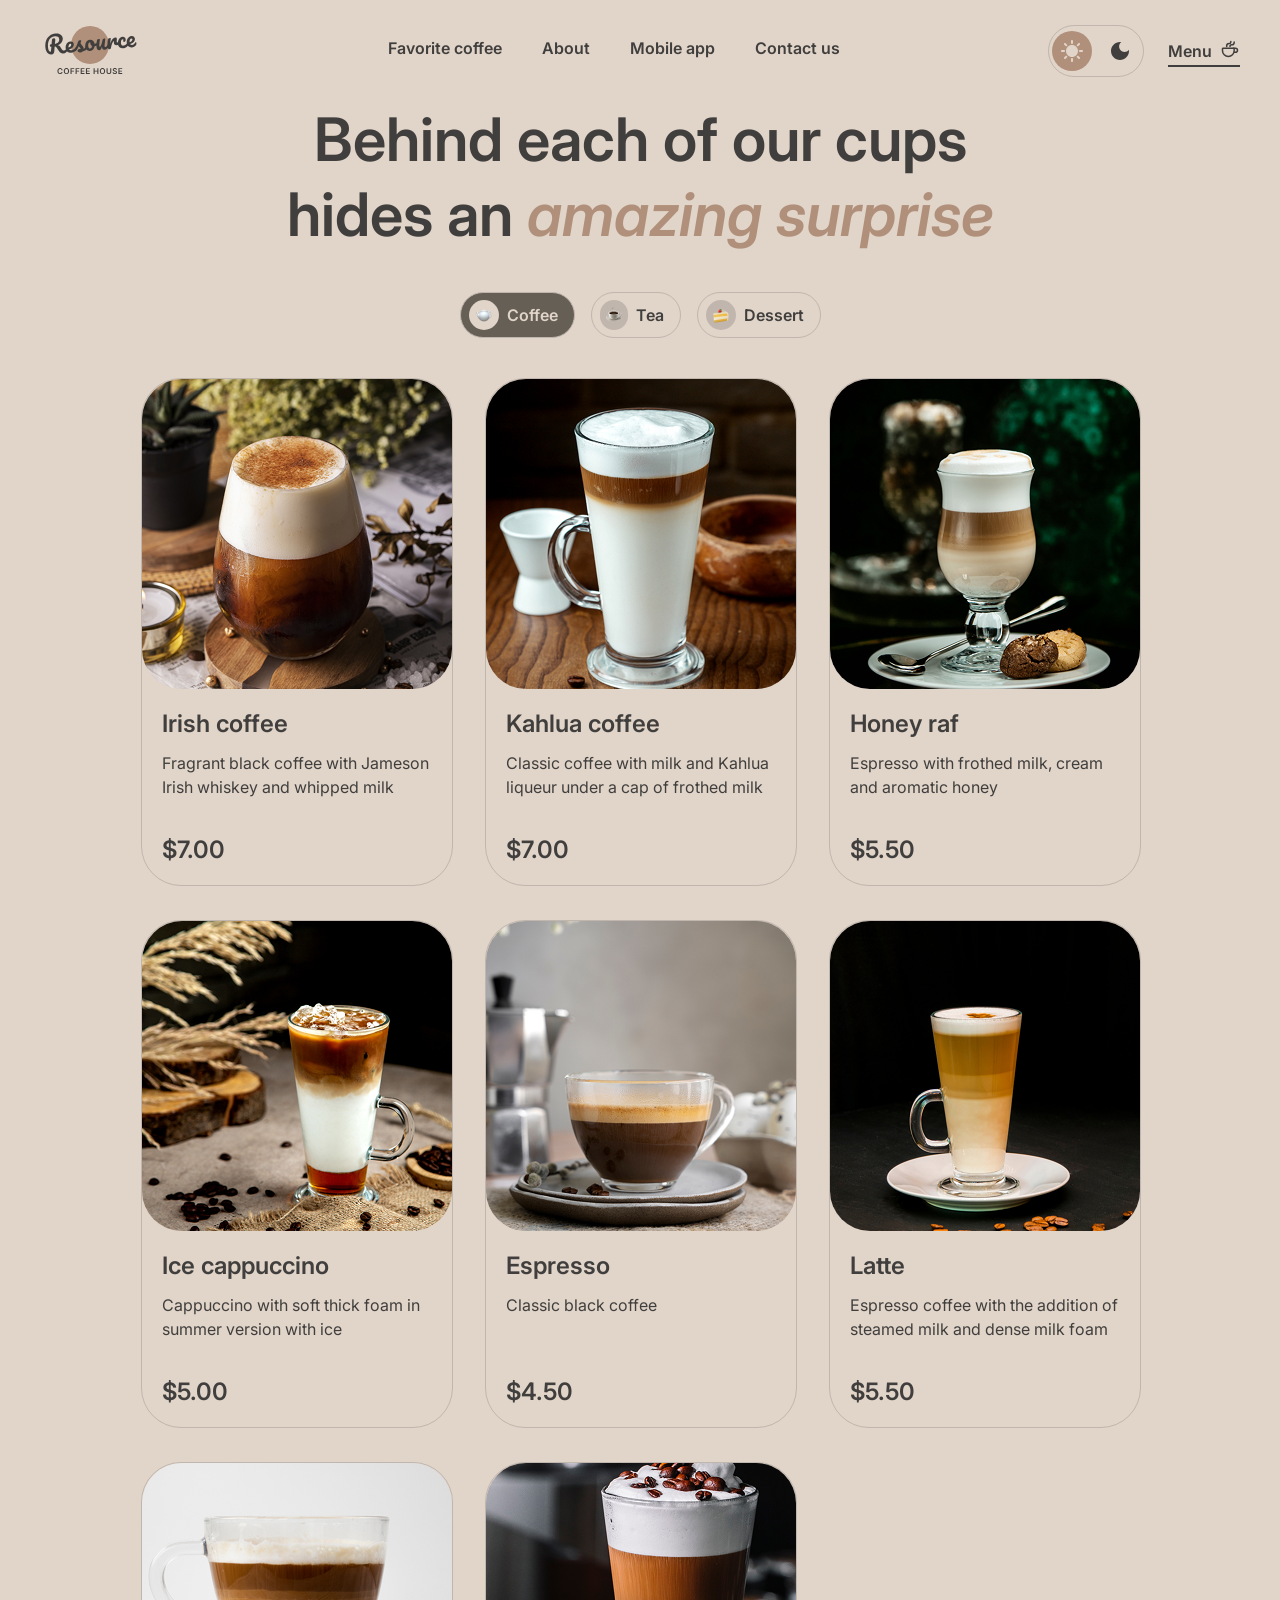
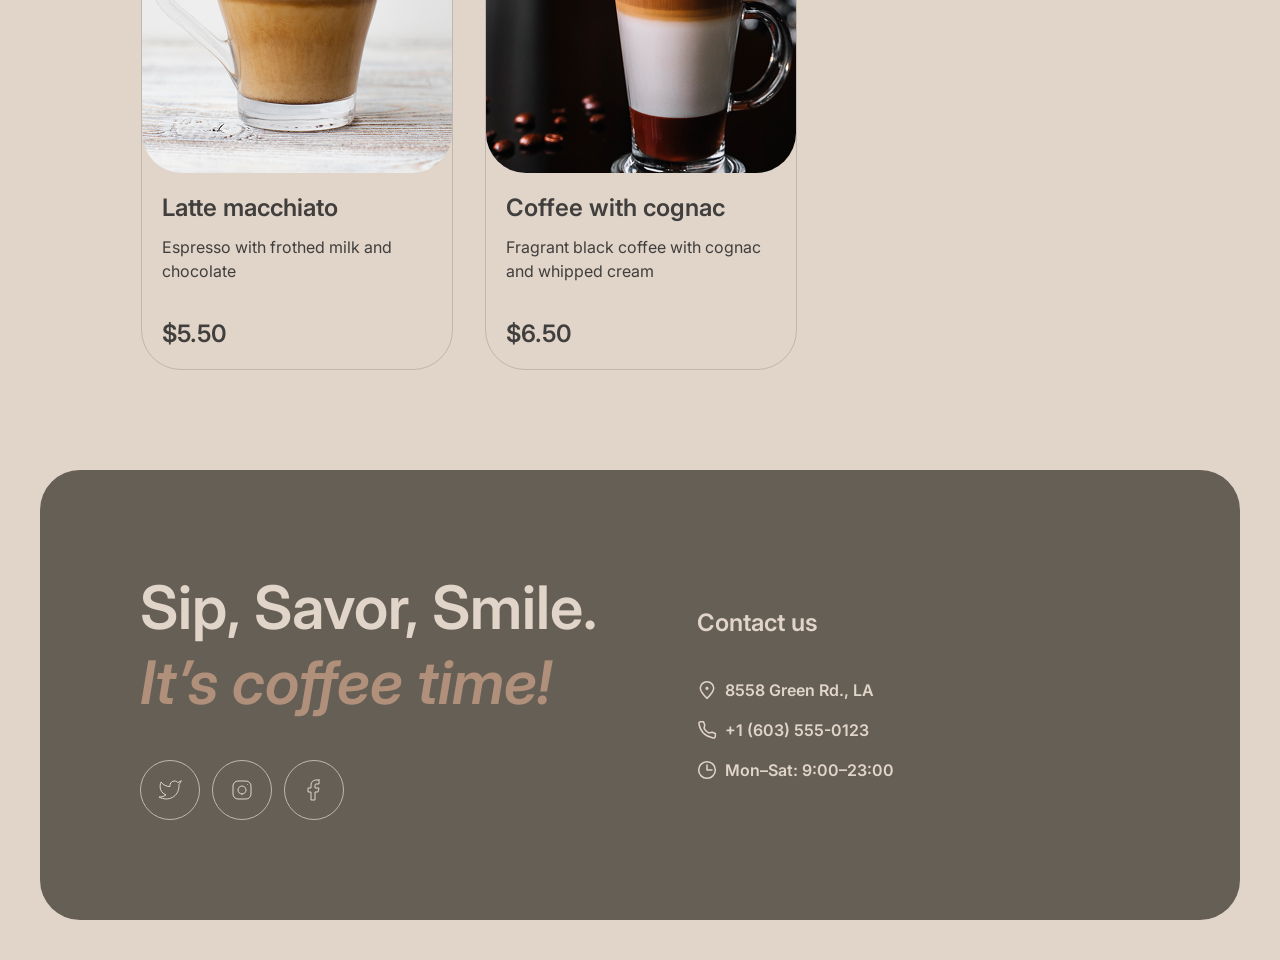
<file: menu.html>
<!DOCTYPE html>
<html lang="en" data-theme="light">
<head>
    <meta charset="UTF-8">
    <meta name="viewport"
          content="width=device-width, initial-scale=1.0">
    <meta http-equiv="X-UA-Compatible" content="ie=edge">
    <title>Coffee House Menu</title>
    <link rel="icon" href="assets/icons/free-icon-coffee-beans.png">
    <link rel="stylesheet" href="css/index.css">
    <link rel="stylesheet" href="css/menu.css">
</head>
<body>
<div class="wrapper">
    <header class="main-header">
        <div class="header-bar">
            <div class="header-logo">
                <a href="index.html">
                    <svg class="header-logo__icon" aria-hidden="true" width="100" height="60" viewBox="0 0 100 60" fill="none" xmlns="http://www.w3.org/2000/svg">
                        <path d="M69 25C69 35.4934 60.4934 44 50 44C39.5066 44 31 35.4934 31 25C31 14.5066 39.5066 6 50 6C60.4934 6 69 14.5066 69 25Z" fill="#B0907A"/>
                        <path d="M95.6784 22.2913C95.8856 22.2732 96.0534 22.3548 96.1817 22.5364C96.326 22.7165 96.4127 22.9739 96.442 23.3086C96.4922 23.8824 96.4 24.3884 96.1652 24.8265C95.7789 25.5509 95.2359 26.1365 94.5362 26.5832C93.8524 27.0285 93.0084 27.295 92.0042 27.3829C90.4741 27.5168 89.2469 27.1664 88.3226 26.3318C87.3969 25.4812 86.8658 24.2749 86.7291 22.7129C86.6329 21.6131 86.7748 20.5727 87.1547 19.5919C87.5333 18.5951 88.1046 17.7822 88.8687 17.1532C89.6487 16.5229 90.5568 16.1623 91.5928 16.0717C92.5173 15.9908 93.2829 16.2049 93.8895 16.714C94.4948 17.2071 94.8386 17.9239 94.9209 18.8643C95.0171 19.9641 94.7016 20.9473 93.9743 21.814C93.2617 22.6633 91.9772 23.4021 90.1208 24.0303C90.5675 24.73 91.2451 25.0401 92.1537 24.9606C92.8072 24.9035 93.3279 24.7053 93.7158 24.3662C94.1197 24.0257 94.5692 23.4725 95.0643 22.7064C95.2346 22.4506 95.4393 22.3122 95.6784 22.2913ZM91.3914 18.4503C90.8016 18.5019 90.3295 18.8885 89.9751 19.6102C89.6365 20.3304 89.5098 21.1767 89.5949 22.149L89.5991 22.1968C90.5199 21.8914 91.2318 21.4918 91.7347 20.9981C92.2376 20.5044 92.4632 19.9626 92.4117 19.3729C92.3852 19.0701 92.2766 18.8386 92.0859 18.6786C91.9098 18.5013 91.6783 18.4252 91.3914 18.4503Z" />
                        <path d="M83.2976 28.1446C81.7356 28.2813 80.4779 27.9497 79.5245 27.1497C78.5857 26.3324 78.0529 25.1985 77.926 23.7481C77.813 22.457 77.969 21.303 78.394 20.2861C78.819 19.2692 79.4149 18.4622 80.1818 17.8651C80.9487 17.268 81.7784 16.9304 82.671 16.8523C83.5477 16.7756 84.2481 16.9793 84.7723 17.4635C85.311 17.9303 85.6159 18.5702 85.6871 19.383C85.7456 20.0525 85.6437 20.6316 85.3813 21.1203C85.1348 21.6076 84.7725 21.8722 84.2944 21.9141C83.9915 21.9406 83.7382 21.8904 83.5344 21.7637C83.3465 21.6356 83.2414 21.444 83.2191 21.189C83.2093 21.0774 83.2141 20.9485 83.2334 20.8023C83.2527 20.6561 83.2676 20.5504 83.278 20.4852C83.3367 20.2392 83.357 20.0125 83.3389 19.8053C83.3208 19.5981 83.2511 19.4436 83.1297 19.3418C83.0243 19.2386 82.876 19.1953 82.6847 19.2121C82.3181 19.2441 81.9901 19.4415 81.7006 19.8041C81.4097 20.1508 81.193 20.6114 81.0506 21.186C80.9081 21.7606 80.8661 22.3826 80.9247 23.0521C81.0865 24.901 81.9723 25.7551 83.5821 25.6142C84.2356 25.557 84.9181 25.2805 85.6296 24.7846C86.3556 24.2714 87.0469 23.5444 87.7034 22.6036C87.8752 22.3637 88.0806 22.2333 88.3197 22.2124C88.5269 22.1942 88.6946 22.2759 88.8229 22.4574C88.9672 22.6375 89.054 22.895 89.0832 23.2297C89.1362 23.8354 89.028 24.3427 88.7587 24.7518C88.0904 25.7418 87.2526 26.5378 86.2452 27.1399C85.2524 27.7247 84.2699 28.0596 83.2976 28.1446Z"/>
                        <path d="M69.548 29.3476C68.9423 29.4006 68.4841 29.1195 68.1733 28.5042C67.8784 27.8876 67.6696 26.8779 67.5469 25.4753C67.3656 23.4032 67.4882 21.4089 67.9148 19.4924C68.0179 19.0177 68.2197 18.6627 68.5203 18.4276C68.8355 18.1752 69.288 18.0232 69.8778 17.9716C70.1965 17.9437 70.4232 17.964 70.5577 18.0326C70.6921 18.1011 70.7692 18.2469 70.7887 18.4701C70.811 18.7251 70.7416 19.3094 70.5806 20.2229C70.477 20.8744 70.3983 21.4434 70.3445 21.93C70.2907 22.4165 70.2626 23.0132 70.2602 23.7201C70.6663 22.3033 71.1584 21.136 71.7366 20.2181C72.3148 19.3002 72.8987 18.6308 73.4883 18.2098C74.0938 17.7874 74.6595 17.5532 75.1855 17.5072C76.2215 17.4166 76.7849 17.8893 76.8755 18.9253C76.8936 19.1325 76.8658 19.6409 76.7921 20.4504C76.7204 21.0991 76.6915 21.5032 76.7054 21.6626C76.7542 22.2204 76.9779 22.4819 77.3764 22.4471C77.8227 22.408 78.3658 22.0072 79.0057 21.2445C79.1948 21.0191 79.4009 20.8967 79.6241 20.8772C79.8313 20.8591 79.9991 20.9408 80.1274 21.1223C80.2702 21.2864 80.3549 21.5199 80.3814 21.8228C80.433 22.4125 80.314 22.8887 80.0245 23.2513C79.6187 23.7526 79.1275 24.1971 78.5511 24.5848C77.9893 24.9552 77.3736 25.1697 76.7042 25.2282C75.8594 25.3021 75.1951 25.1434 74.7111 24.7521C74.2431 24.3594 73.977 23.7965 73.9129 23.0633C73.892 22.8242 73.895 22.583 73.9219 22.3397C73.9258 22.0182 73.923 21.8016 73.9132 21.69C73.8909 21.435 73.7921 21.3151 73.6167 21.3305C73.3777 21.3514 73.0826 21.6503 72.7315 22.2271C72.395 22.7865 72.0738 23.5213 71.768 24.4314C71.4621 25.3415 71.2322 26.2932 71.0782 27.2864C70.9684 28.0509 70.8058 28.5791 70.5904 28.8709C70.3896 29.1455 70.0421 29.3044 69.548 29.3476Z" />
                        <path d="M59.2452 30.2488C58.5279 30.3116 57.9096 30.0364 57.3902 29.4233C56.8853 28.7929 56.5897 27.9836 56.5032 26.9954C56.3986 25.8 56.3828 24.7012 56.4557 23.699C56.5273 22.6809 56.6975 21.5979 56.9665 20.4501C57.0841 19.958 57.2772 19.5958 57.546 19.3635C57.8148 19.1312 58.26 18.9878 58.8816 18.9334C59.2323 18.9028 59.4762 18.9376 59.6135 19.038C59.7667 19.1371 59.8531 19.2981 59.8726 19.5213C59.8838 19.6488 59.8337 20.0868 59.7226 20.8354C59.6148 21.4391 59.534 21.9842 59.4802 22.4707C59.3078 24.1722 59.246 25.3019 59.2948 25.8598C59.3241 26.1945 59.3849 26.4301 59.4771 26.5666C59.568 26.6871 59.7011 26.7397 59.8764 26.7244C60.1155 26.7035 60.3895 26.4386 60.6983 25.9297C61.023 25.4195 61.3421 24.6608 61.6555 23.6536C61.9849 22.6451 62.2788 21.4148 62.5372 19.9627C62.6229 19.4734 62.7842 19.114 63.0211 18.8845C63.2739 18.6535 63.6633 18.5151 64.1893 18.4691C64.5559 18.437 64.8151 18.4625 64.967 18.5456C65.1174 18.6127 65.203 18.7658 65.224 19.0049C65.2588 19.4034 65.1551 20.5127 64.9128 22.3327C64.645 24.412 64.532 25.6907 64.5739 26.1688C64.6004 26.4717 64.685 26.7052 64.8279 26.8694C64.9693 27.0176 65.1437 27.0827 65.3509 27.0645C65.6697 27.0366 66.0275 26.8126 66.4244 26.3924C66.8358 25.9549 67.3698 25.2657 68.0263 24.3249C68.198 24.0851 68.4035 23.9547 68.6425 23.9337C68.8498 23.9156 69.0175 23.9973 69.1458 24.1788C69.2901 24.3589 69.3768 24.6163 69.4061 24.9511C69.4619 25.5886 69.3537 26.096 69.0815 26.4731C68.4701 27.3779 67.7896 28.1361 67.04 28.7477C66.3064 29.358 65.4375 29.707 64.4334 29.7949C63.6683 29.8618 63.0766 29.6165 62.6585 29.0588C62.2562 28.4997 62.0084 27.6862 61.9149 26.6183C61.7388 27.7259 61.4055 28.5982 60.9152 29.2354C60.4235 29.8566 59.8668 30.1944 59.2452 30.2488Z" />
                        <path d="M57.5606 22.8796C57.7678 22.8614 57.9362 22.9511 58.0659 23.1485C58.1956 23.346 58.2744 23.6041 58.3023 23.9229C58.3692 24.688 58.1779 25.1625 57.7282 25.3463C56.8011 25.7647 55.7659 26.048 54.6225 26.1963C54.4367 27.5616 53.9332 28.6898 53.1117 29.5808C52.2888 30.4559 51.3115 30.9429 50.1799 31.0419C49.2235 31.1256 48.3824 30.9663 47.6566 30.564C46.9467 30.1603 46.383 29.5913 45.9654 28.8569C45.5478 28.1225 45.3 27.309 45.2219 26.4164C45.1159 25.205 45.2529 24.1089 45.6328 23.1281C46.0114 22.1313 46.5841 21.3343 47.351 20.7372C48.1165 20.1242 48.9933 19.7744 49.9816 19.688C51.1929 19.582 52.2022 19.9193 53.0093 20.6999C53.8309 21.4632 54.3592 22.453 54.5941 23.6691C55.339 23.5558 56.2177 23.3183 57.23 22.9567C57.3547 22.9136 57.4649 22.8879 57.5606 22.8796ZM50.1494 28.4908C50.6595 28.4462 51.0797 28.2007 51.41 27.7542C51.7563 27.3063 51.959 26.6863 52.0182 25.8941C51.4948 25.6026 51.0739 25.1977 50.7555 24.6795C50.4531 24.1599 50.2754 23.5972 50.2224 22.9916C50.2001 22.7365 50.2017 22.4794 50.2272 22.2202L50.1076 22.2307C49.4701 22.2864 48.9633 22.644 48.5873 23.3032C48.2259 23.9452 48.094 24.824 48.1916 25.9398C48.2683 26.8164 48.4942 27.4712 48.8694 27.9042C49.2605 28.3357 49.6872 28.5313 50.1494 28.4908Z" />
                        <path d="M40.3093 32.4354C39.4805 32.508 38.8262 32.3725 38.3464 32.029C37.8826 31.6841 37.6298 31.2726 37.5879 30.7944C37.5517 30.38 37.6717 30.0081 37.9481 29.6787C38.2244 29.3494 38.6575 29.1589 39.2472 29.1073C39.4544 29.0892 39.6956 29.0922 39.9708 29.1163C40.2604 29.1231 40.4777 29.1282 40.6226 29.1316C40.5704 28.7185 40.4406 28.3364 40.2332 27.9851C40.0417 27.6325 39.8038 27.3 39.5195 26.9876C39.2338 26.6592 38.9682 26.3773 38.7228 26.1418C38.3109 27.1254 37.8851 27.9497 37.4454 28.6145C37.0216 29.278 36.5472 29.9137 36.0222 30.5218C35.7604 30.8338 35.4701 31.0038 35.1513 31.0316C34.8963 31.054 34.6814 30.9844 34.5067 30.823C34.3306 30.6457 34.2307 30.4216 34.207 30.1506C34.1791 29.8318 34.2648 29.5272 34.4643 29.2367L34.7416 28.827C35.5235 27.6664 36.1068 26.7159 36.4918 25.9756C36.7223 25.4896 36.9874 24.8481 37.2871 24.0509C37.5853 23.2379 37.8735 22.4016 38.1517 21.542C38.3932 20.8142 38.9921 20.4085 39.9484 20.3248C40.3947 20.2858 40.709 20.2984 40.8913 20.3628C41.0736 20.4271 41.1725 20.547 41.1878 20.7223C41.1962 20.8179 41.1775 20.9722 41.1319 21.1849C41.0863 21.3977 41.0167 21.6126 40.9233 21.8296C40.6866 22.4285 40.5857 22.9272 40.6205 23.3257C40.6415 23.5647 40.7442 23.8208 40.9286 24.0937C41.1291 24.3653 41.4235 24.7009 41.8118 25.1006C42.3804 25.7254 42.8131 26.2657 43.11 26.7216C43.4214 27.1601 43.6015 27.6583 43.6503 28.2162C43.6642 28.3756 43.6678 28.6001 43.6611 28.8898C44.4156 28.5187 45.2617 27.6335 46.1993 26.2345C46.371 25.9946 46.5765 25.8642 46.8155 25.8433C47.0227 25.8252 47.1905 25.9069 47.3188 26.0884C47.4631 26.2685 47.5498 26.5259 47.5791 26.8606C47.6321 27.4663 47.5239 27.9737 47.2545 28.3827C46.544 29.4407 45.8382 30.185 45.1371 30.6158C44.4505 31.0292 43.5747 31.2985 42.5095 31.4238C41.9194 32.0215 41.186 32.3587 40.3093 32.4354Z" />
                        <path d="M36.6171 26.7357C36.8243 26.7175 36.9921 26.7992 37.1204 26.9807C37.2646 27.1608 37.3514 27.4183 37.3807 27.753C37.4365 28.3905 37.3283 28.8979 37.0561 29.2751C36.5291 30.0439 35.7502 30.7786 34.7193 31.4791C33.7044 32.1782 32.5833 32.5815 31.3559 32.6888C29.6823 32.8353 28.3436 32.4947 27.3396 31.667C26.3356 30.8394 25.7646 29.6365 25.6266 28.0586C25.5304 26.9588 25.6722 25.9185 26.0522 24.9376C26.4308 23.9408 27.0021 23.1279 27.7662 22.4989C28.5462 21.8686 29.4542 21.508 30.4903 21.4174C31.4147 21.3365 32.1803 21.5506 32.787 22.0597C33.3923 22.5528 33.7361 23.2696 33.8183 24.21C33.9145 25.3098 33.599 26.293 32.8718 27.1597C32.1591 28.009 30.8826 28.7471 29.0422 29.3739C29.5048 30.0722 30.294 30.3726 31.4098 30.275C32.127 30.2122 32.9183 29.894 33.7836 29.3204C34.6634 28.7295 35.4025 27.9983 36.0009 27.1269C36.1726 26.887 36.378 26.7566 36.6171 26.7357ZM30.2888 23.796C29.6991 23.8476 29.227 24.2342 28.8725 24.9559C28.534 25.6761 28.4073 26.5224 28.4923 27.4947L28.4965 27.5425C29.4174 27.2371 30.1293 26.8375 30.6322 26.3438C31.1351 25.8501 31.3607 25.3083 31.3091 24.7186C31.2826 24.4158 31.174 24.1843 30.9834 24.0243C30.8072 23.847 30.5757 23.7709 30.2888 23.796Z" />
                        <path d="M27.6906 27.5167C27.8978 27.4986 28.0656 27.5803 28.1939 27.7618C28.3382 27.9419 28.4249 28.1993 28.4542 28.5341C28.5086 29.1557 28.4004 29.6631 28.1296 30.0561C27.4454 31.0476 26.7351 31.8324 25.9987 32.4108C25.261 32.9733 24.3581 33.3012 23.2902 33.3946C22.2541 33.4853 21.3451 33.2837 20.5631 32.79C19.797 32.2949 19.028 31.3985 18.256 30.1009C17.6351 29.063 17.151 28.3023 16.8035 27.8188C16.4547 27.3193 16.119 26.9712 15.7967 26.7745C15.4903 26.5765 15.1198 26.4724 14.6852 26.4622C14.6508 26.8025 14.5595 27.8705 14.4114 29.6663C14.3537 30.4744 14.3165 30.9675 14.3 31.1456C14.2256 32.1319 13.9724 32.9089 13.5402 33.4767C13.1067 34.0286 12.4038 34.3471 11.4315 34.4321C10.3636 34.5256 9.38799 34.2977 8.50477 33.7486C7.63609 33.1822 6.9298 32.3606 6.38589 31.2839C5.84059 30.1913 5.50518 28.9277 5.37968 27.4932C5.1454 24.8154 5.40544 22.4638 6.15978 20.4383C6.93006 18.4115 8.10738 16.8148 9.69174 15.6483C11.2906 14.4644 13.1899 13.7763 15.3895 13.5838C16.9196 13.45 18.223 13.5688 19.2994 13.9404C20.3759 14.312 21.1968 14.8826 21.762 15.6523C22.3432 16.4206 22.6784 17.3148 22.7676 18.3349C22.8457 19.2275 22.7073 20.1229 22.3522 21.0213C22.0117 21.9023 21.4476 22.7066 20.66 23.434C19.8724 24.1614 18.8869 24.7375 17.7034 25.1622C18.4866 25.3025 19.1057 25.5856 19.5605 26.0116C20.0154 26.4376 20.4891 27.0787 20.9816 27.9351C21.5115 28.8524 22.0112 29.5153 22.4806 29.924C22.966 30.3312 23.4955 30.5098 24.0693 30.4596C24.5794 30.4149 25.0509 30.205 25.4838 29.8299C25.9154 29.4388 26.4456 28.7981 27.0744 27.9079C27.2461 27.6681 27.4515 27.5377 27.6906 27.5167ZM11.3837 26.727C10.8418 26.7744 10.4561 26.6797 10.2266 26.4428C10.013 26.2045 9.89225 25.9259 9.86436 25.6071C9.8309 25.2246 9.92394 24.9113 10.1435 24.6672C10.379 24.4218 10.6562 24.2851 10.9749 24.2572L11.5727 24.2049C11.691 22.6206 11.8123 21.2528 11.9364 20.1016C12.053 19.0474 12.6771 18.4708 13.8088 18.3718C14.7173 18.2923 15.2071 18.659 15.2782 19.4719C15.2936 19.6473 15.2975 19.7835 15.2899 19.8805L14.9199 23.9121C15.7764 23.789 16.5393 23.5134 17.2085 23.0855C17.8937 22.6561 18.4149 22.0966 18.7722 21.4068C19.1454 20.7156 19.2957 19.9556 19.2232 19.1268C19.1353 18.1226 18.7236 17.3636 17.988 16.8498C17.2524 16.3359 16.2232 16.1369 14.9002 16.2526C13.3382 16.3893 12.0016 16.8997 10.8904 17.7839C9.79381 18.6508 8.98568 19.8779 8.46605 21.4653C7.94503 23.0366 7.78003 24.9142 7.97108 27.0978C8.06033 28.1179 8.24063 28.9855 8.51198 29.7006C8.78334 30.4157 9.08648 30.9432 9.42139 31.2834C9.75631 31.6235 10.0592 31.7817 10.3302 31.7579C10.5374 31.7398 10.6957 31.6216 10.8051 31.4032C10.9304 31.1834 11.0127 30.839 11.052 30.3698L11.3837 26.727Z" />
                        <path d="M78.4033 54.0001V48.1819H82.1874V49.0654H79.4573V50.645H81.9914V51.5285H79.4573V53.1165H82.2101V54.0001H78.4033Z" />
                        <path d="M75.9698 49.7813C75.9433 49.5332 75.8316 49.34 75.6346 49.2017C75.4395 49.0635 75.1857 48.9943 74.8732 48.9943C74.6535 48.9943 74.4651 49.0275 74.3079 49.0938C74.1507 49.1601 74.0304 49.25 73.9471 49.3637C73.8638 49.4773 73.8211 49.607 73.8192 49.7529C73.8192 49.8741 73.8467 49.9792 73.9016 50.0682C73.9585 50.1572 74.0352 50.233 74.1317 50.2955C74.2283 50.3561 74.3353 50.4072 74.4528 50.4489C74.5702 50.4906 74.6886 50.5256 74.8079 50.554L75.3533 50.6904C75.573 50.7415 75.7842 50.8106 75.9869 50.8977C76.1914 50.9849 76.3742 51.0947 76.5352 51.2273C76.698 51.3599 76.8268 51.5199 76.9215 51.7074C77.0162 51.8949 77.0636 52.1146 77.0636 52.3665C77.0636 52.7074 76.9764 53.0076 76.8022 53.2671C76.628 53.5246 76.3761 53.7263 76.0465 53.8722C75.7189 54.0161 75.3221 54.0881 74.8562 54.0881C74.4035 54.0881 74.0105 54.018 73.6772 53.8779C73.3458 53.7377 73.0863 53.5332 72.8988 53.2642C72.7132 52.9953 72.6128 52.6676 72.5977 52.2813H73.6346C73.6497 52.4839 73.7122 52.6525 73.8221 52.787C73.9319 52.9214 74.0749 53.0218 74.2511 53.0881C74.4291 53.1544 74.628 53.1875 74.8477 53.1875C75.0768 53.1875 75.2776 53.1534 75.4499 53.0852C75.6242 53.0152 75.7605 52.9186 75.859 52.7955C75.9575 52.6705 76.0077 52.5246 76.0096 52.358C76.0077 52.2065 75.9632 52.0815 75.8761 51.983C75.7889 51.8826 75.6668 51.7993 75.5096 51.733C75.3543 51.6648 75.1725 51.6042 74.9641 51.5512L74.3022 51.3807C73.823 51.2576 73.4442 51.071 73.1658 50.821C72.8893 50.5692 72.7511 50.2349 72.7511 49.8182C72.7511 49.4754 72.8439 49.1752 73.0295 48.9176C73.217 48.6601 73.4717 48.4602 73.7937 48.3182C74.1156 48.1743 74.4802 48.1023 74.8874 48.1023C75.3003 48.1023 75.6621 48.1743 75.9727 48.3182C76.2852 48.4602 76.5304 48.6582 76.7085 48.912C76.8865 49.1638 76.9783 49.4536 76.984 49.7813H75.9698Z" />
                        <path d="M70.2086 48.1819H71.2626V51.983C71.2626 52.3997 71.1641 52.7662 70.9672 53.0825C70.7721 53.3987 70.4975 53.6459 70.1433 53.8239C69.7891 54.0001 69.3753 54.0881 68.9018 54.0881C68.4264 54.0881 68.0117 54.0001 67.6575 53.8239C67.3033 53.6459 67.0287 53.3987 66.8336 53.0825C66.6386 52.7662 66.541 52.3997 66.541 51.983V48.1819H67.595V51.895C67.595 52.1374 67.648 52.3533 67.7541 52.5427C67.862 52.7321 68.0136 52.8807 68.2086 52.9887C68.4037 53.0948 68.6348 53.1478 68.9018 53.1478C69.1689 53.1478 69.3999 53.0948 69.595 52.9887C69.792 52.8807 69.9435 52.7321 70.0495 52.5427C70.1556 52.3533 70.2086 52.1374 70.2086 51.895V48.1819Z" />
                        <path d="M65.1444 51.0909C65.1444 51.7178 65.027 52.2548 64.7922 52.7017C64.5592 53.1468 64.241 53.4877 63.8376 53.7245C63.4361 53.9612 62.9806 54.0796 62.4711 54.0796C61.9617 54.0796 61.5052 53.9612 61.1018 53.7245C60.7003 53.4858 60.3821 53.144 60.1473 52.6989C59.9143 52.2519 59.7979 51.7159 59.7979 51.0909C59.7979 50.464 59.9143 49.9281 60.1473 49.483C60.3821 49.036 60.7003 48.6942 61.1018 48.4574C61.5052 48.2207 61.9617 48.1023 62.4711 48.1023C62.9806 48.1023 63.4361 48.2207 63.8376 48.4574C64.241 48.6942 64.5592 49.036 64.7922 49.483C65.027 49.9281 65.1444 50.464 65.1444 51.0909ZM64.0848 51.0909C64.0848 50.6496 64.0157 50.2775 63.8774 49.9745C63.741 49.6695 63.5516 49.4394 63.3092 49.2841C63.0668 49.1269 62.7874 49.0483 62.4711 49.0483C62.1549 49.0483 61.8755 49.1269 61.6331 49.2841C61.3907 49.4394 61.2003 49.6695 61.0621 49.9745C60.9257 50.2775 60.8575 50.6496 60.8575 51.0909C60.8575 51.5322 60.9257 51.9053 61.0621 52.2102C61.2003 52.5133 61.3907 52.7434 61.6331 52.9006C61.8755 53.0559 62.1549 53.1335 62.4711 53.1335C62.7874 53.1335 63.0668 53.0559 63.3092 52.9006C63.5516 52.7434 63.741 52.5133 63.8774 52.2102C64.0157 51.9053 64.0848 51.5322 64.0848 51.0909Z" />
                        <path d="M53.5918 54.0001V48.1819H54.6458V50.645H57.3418V48.1819H58.3986V54.0001H57.3418V51.5285H54.6458V54.0001H53.5918Z" />
                        <path d="M45.9482 54.0001V48.1819H49.7323V49.0654H47.0022V50.645H49.5363V51.5285H47.0022V53.1165H49.7551V54.0001H45.9482Z" />
                        <path d="M40.6895 54.0001V48.1819H44.4735V49.0654H41.7434V50.645H44.2775V51.5285H41.7434V53.1165H44.4963V54.0001H40.6895Z"/>
                        <path d="M35.6016 54.0001V48.1819H39.3288V49.0654H36.6555V50.645H39.0732V51.5285H36.6555V54.0001H35.6016Z" />
                        <path d="M30.5137 54.0001V48.1819H34.2409V49.0654H31.5676V50.645H33.9853V51.5285H31.5676V54.0001H30.5137Z" />
                        <path d="M29.1181 51.0909C29.1181 51.7178 29.0007 52.2548 28.7658 52.7017C28.5328 53.1468 28.2147 53.4877 27.8113 53.7245C27.4097 53.9612 26.9542 54.0796 26.4448 54.0796C25.9353 54.0796 25.4789 53.9612 25.0755 53.7245C24.6739 53.4858 24.3558 53.144 24.1209 52.6989C23.888 52.2519 23.7715 51.7159 23.7715 51.0909C23.7715 50.464 23.888 49.9281 24.1209 49.483C24.3558 49.036 24.6739 48.6942 25.0755 48.4574C25.4789 48.2207 25.9353 48.1023 26.4448 48.1023C26.9542 48.1023 27.4097 48.2207 27.8113 48.4574C28.2147 48.6942 28.5328 49.036 28.7658 49.483C29.0007 49.9281 29.1181 50.464 29.1181 51.0909ZM28.0584 51.0909C28.0584 50.6496 27.9893 50.2775 27.851 49.9745C27.7147 49.6695 27.5253 49.4394 27.2828 49.2841C27.0404 49.1269 26.7611 49.0483 26.4448 49.0483C26.1285 49.0483 25.8491 49.1269 25.6067 49.2841C25.3643 49.4394 25.1739 49.6695 25.0357 49.9745C24.8993 50.2775 24.8311 50.6496 24.8311 51.0909C24.8311 51.5322 24.8993 51.9053 25.0357 52.2102C25.1739 52.5133 25.3643 52.7434 25.6067 52.9006C25.8491 53.0559 26.1285 53.1335 26.4448 53.1335C26.7611 53.1335 27.0404 53.0559 27.2828 52.9006C27.5253 52.7434 27.7147 52.5133 27.851 52.2102C27.9893 51.9053 28.0584 51.5322 28.0584 51.0909Z" />
                        <path d="M22.5536 50.1449H21.4911C21.4608 49.9707 21.4049 49.8163 21.3235 49.6818C21.2421 49.5455 21.1407 49.4299 21.0195 49.3352C20.8983 49.2406 20.7601 49.1695 20.6048 49.1222C20.4513 49.0729 20.2856 49.0483 20.1076 49.0483C19.7913 49.0483 19.511 49.1279 19.2667 49.287C19.0224 49.4442 18.8311 49.6752 18.6928 49.9801C18.5546 50.2832 18.4854 50.6534 18.4854 51.0909C18.4854 51.536 18.5546 51.911 18.6928 52.2159C18.833 52.519 19.0243 52.7481 19.2667 52.9034C19.511 53.0568 19.7904 53.1335 20.1048 53.1335C20.279 53.1335 20.4419 53.1108 20.5934 53.0654C20.7468 53.018 20.8841 52.9489 21.0053 52.858C21.1284 52.7671 21.2317 52.6553 21.315 52.5227C21.4002 52.3902 21.4589 52.2387 21.4911 52.0682L22.5536 52.0739C22.5138 52.3504 22.4277 52.6099 22.2951 52.8523C22.1644 53.0947 21.993 53.3087 21.7809 53.4943C21.5688 53.6781 21.3207 53.822 21.0366 53.9262C20.7525 54.0284 20.4371 54.0796 20.0906 54.0796C19.5792 54.0796 19.1228 53.9612 18.7212 53.7245C18.3197 53.4877 18.0034 53.1459 17.7724 52.6989C17.5413 52.2519 17.4258 51.7159 17.4258 51.0909C17.4258 50.464 17.5423 49.9281 17.7752 49.483C18.0082 49.036 18.3254 48.6942 18.7269 48.4574C19.1284 48.2207 19.583 48.1023 20.0906 48.1023C20.4144 48.1023 20.7156 48.1477 20.994 48.2387C21.2724 48.3296 21.5205 48.4631 21.7383 48.6392C21.9561 48.8135 22.1351 49.0275 22.2752 49.2813C22.4173 49.5332 22.5101 49.821 22.5536 50.1449Z" />
                    </svg>
                </a>
            </div>
            <nav class="main-nav">
                <ul class="main-nav-list">
                    <li><a class="nav-item-link" href="index.html#favorite-coffee">Favorite coffee</a></li>
                    <li><a class="nav-item-link" href="index.html#about">About</a></li>
                    <li><a class="nav-item-link" href="index.html#mobile-app">Mobile app</a></li>
                    <li><a class="nav-item-link" href="index.html#main-footer">Contact us</a></li>
                    <li>
                        <a class="nav-item-link active">Menu
                            <svg class="menu-link__icon" aria-hidden="true" width="20" height="20" viewBox="0 0 20 20" fill="none" xmlns="http://www.w3.org/2000/svg">
                                <path d="M14.167 9.76667V11.6667C14.167 14.8883 11.5553 17.5 8.33366 17.5C5.112 17.5 2.50033 14.8883 2.50033 11.6667V9.76667C2.50033 9.4353 2.76896 9.16667 3.10033 9.16667H13.567C13.8984 9.16667 14.167 9.4353 14.167 9.76667Z" stroke-width="1.5" stroke-linecap="round" stroke-linejoin="round"/>
                                <path d="M10.0003 7.50008C10.0003 6.66675 10.5956 5.83341 11.786 5.83341C13.101 5.83341 14.167 4.76743 14.167 3.45246V2.91675" stroke-width="1.5" stroke-linecap="round" stroke-linejoin="round"/>
                                <path d="M6.66634 7.5V7.08333C6.66634 5.70262 7.78563 4.58333 9.16634 4.58333C10.0868 4.58333 10.833 3.83714 10.833 2.91667V2.5" stroke-width="1.5" stroke-linecap="round" stroke-linejoin="round"/>
                                <path d="M13.333 9.16675H15.4163C16.5669 9.16675 17.4997 10.0995 17.4997 11.2501C17.4997 12.4007 16.5669 13.3334 15.4163 13.3334H14.1663" stroke-width="1.5" stroke-linecap="round" stroke-linejoin="round"/>
                            </svg>
                        </a>
                    </li>
                </ul>
            </nav>
            <div class="header-controls">
                <div class="theme-controls">
                    <button class="theme-button light-theme-button active">
                        <svg class="light-theme-button-svg" aria-hidden="true" width="22" height="22" viewBox="0 0 22 22" fill="none" xmlns="http://www.w3.org/2000/svg">
                            <path d="M10 3V1C10 0.45 10.45 0 11 0C11.55 0 12 0.45 12 1V3C12 3.55 11.55 4 11 4C10.45 4 10 3.55 10 3ZM17.36 6.05L18.77 4.63C19.16 4.24 19.16 3.61 18.77 3.22C18.38 2.83 17.75 2.83 17.36 3.22L15.95 4.64C15.56 5.03 15.56 5.66 15.95 6.05C16.34 6.44 16.97 6.44 17.36 6.05ZM21 10H19C18.45 10 18 10.45 18 11C18 11.55 18.45 12 19 12H21C21.55 12 22 11.55 22 11C22 10.45 21.55 10 21 10ZM11 18C10.45 18 10 18.45 10 19V21C10 21.55 10.45 22 11 22C11.55 22 12 21.55 12 21V19C12 18.45 11.55 18 11 18ZM4.64 6.05L3.22 4.64C2.83 4.25 2.83 3.61 3.22 3.23C3.61 2.85 4.25 2.84 4.63 3.23L6.04 4.64C6.43 5.03 6.43 5.67 6.04 6.05C5.65 6.43 5.02 6.44 4.64 6.05ZM15.95 15.95C15.56 16.34 15.56 16.98 15.95 17.36L17.36 18.77C17.75 19.16 18.39 19.16 18.77 18.77C19.16 18.38 19.16 17.74 18.77 17.36L17.36 15.95C16.98 15.56 16.34 15.56 15.95 15.95ZM1 12H3C3.55 12 4 11.55 4 11C4 10.45 3.55 10 3 10H1C0.45 10 0 10.45 0 11C0 11.55 0.45 12 1 12ZM4.64 18.78L6.05 17.37C6.44 16.98 6.44 16.34 6.05 15.96C5.66 15.58 5.02 15.57 4.64 15.96L3.23 17.37C2.84 17.76 2.84 18.4 3.23 18.78C3.61 19.17 4.25 19.17 4.64 18.78ZM11 5C7.69 5 5 7.69 5 11C5 14.31 7.69 17 11 17C14.31 17 17 14.31 17 11C17 7.69 14.31 5 11 5Z" />
                        </svg>
                    </button>
                    <button class="theme-button dark-theme-button">
                        <svg class="dark-theme-button-svg" aria-hidden="true" width="18" height="18" viewBox="0 0 18 18" fill="none" xmlns="http://www.w3.org/2000/svg">
                            <path d="M9 0C4.03 0 0 4.03 0 9C0 13.97 4.03 18 9 18C13.97 18 18 13.97 18 9C18 8.54 17.96 8.08 17.9 7.64C16.92 9.01 15.32 9.9 13.5 9.9C10.52 9.9 8.1 7.48 8.1 4.5C8.1 2.69 8.99 1.08 10.36 0.0999999C9.92 0.0399999 9.46 0 9 0Z"/>
                        </svg>
                    </button>
                </div>
                <div class="menu-controls">
                    <a class="menu-link active" href="menu.html">Menu
                        <svg class="menu-link__icon" aria-hidden="true" width="20" height="20" viewBox="0 0 20 20" fill="none" xmlns="http://www.w3.org/2000/svg">
                            <path d="M14.167 9.76667V11.6667C14.167 14.8883 11.5553 17.5 8.33366 17.5C5.112 17.5 2.50033 14.8883 2.50033 11.6667V9.76667C2.50033 9.4353 2.76896 9.16667 3.10033 9.16667H13.567C13.8984 9.16667 14.167 9.4353 14.167 9.76667Z" stroke-width="1.5" stroke-linecap="round" stroke-linejoin="round"/>
                            <path d="M10.0003 7.50008C10.0003 6.66675 10.5956 5.83341 11.786 5.83341C13.101 5.83341 14.167 4.76743 14.167 3.45246V2.91675" stroke-width="1.5" stroke-linecap="round" stroke-linejoin="round"/>
                            <path d="M6.66634 7.5V7.08333C6.66634 5.70262 7.78563 4.58333 9.16634 4.58333C10.0868 4.58333 10.833 3.83714 10.833 2.91667V2.5" stroke-width="1.5" stroke-linecap="round" stroke-linejoin="round"/>
                            <path d="M13.333 9.16675H15.4163C16.5669 9.16675 17.4997 10.0995 17.4997 11.2501C17.4997 12.4007 16.5669 13.3334 15.4163 13.3334H14.1663" stroke-width="1.5" stroke-linecap="round" stroke-linejoin="round"/>
                        </svg>
                    </a>
                    <button class="burger-button"></button>
                </div>
            </div>
        </div>
    </header>
    <main>
        <section class="menu-offer">
            <h1 class="menu-offer__title">Behind each of our cups hides an <span>amazing surprise</span></h1>
            <div class="menu-offer__controls">
                <button class="menu-offer__button menu-offer__coffee-button active">
                <span class="menu-offer__icon-wrapper">
                    <img aria-hidden="true" src="assets/icons/menu/coffee.png" alt="Coffee pot">
                </span>
                    Coffee
                </button>
                <button class="menu-offer__button menu-offer__tea-button">
                <span class="menu-offer__icon-wrapper">
                    <img aria-hidden="true" src="assets/icons/menu/tea.png" alt="Tea cup">
                </span>
                    Tea
                </button>
                <button class="menu-offer__button menu-offer__desert-button">
                <span class="menu-offer__icon-wrapper">
                    <img aria-hidden="true" src="assets/icons/menu/desert.png" alt="Cake slice">
                </span>
                    Dessert
                </button>
            </div>
            <div class="menu-offer__grid"></div>
            <button class="menu-offer__pagination-button">
                <svg class="pagination-button__icon" aria-hidden="true" width="24" height="24" viewBox="0 0 24 24" fill="none" xmlns="http://www.w3.org/2000/svg">
                    <path d="M21.8883 13.5C21.1645 18.3113 17.013 22 12 22C6.47715 22 2 17.5228 2 12C2 6.47715 6.47715 2 12 2C16.1006 2 19.6248 4.46819 21.1679 8" stroke-linecap="round" stroke-linejoin="round"/>
                    <path d="M17 8H21.4C21.7314 8 22 7.73137 22 7.4V3" stroke-linecap="round" stroke-linejoin="round"/>
                </svg>
            </button>
        </section>
    </main>
    <footer class="main-footer" id="main-footer">
        <div class="footer__offer">
            <h2 class="footer__title">Sip, Savor, Smile.<span>It’s coffee time!</span></h2>
            <div class="footer__controls">
                <a class="footer__button footer__twitter-button" href="https://x.com/" target="_blank">
                    <svg class="footer_button-icon twitter__icon" aria-hidden="true" width="24" height="24" viewBox="0 0 24 24" fill="none" xmlns="http://www.w3.org/2000/svg">
                        <path d="M23 3.01006C23 3.01006 20.9821 4.20217 19.86 4.54006C19.2577 3.84757 18.4573 3.35675 17.567 3.13398C16.6767 2.91122 15.7395 2.96725 14.8821 3.29451C14.0247 3.62177 13.2884 4.20446 12.773 4.96377C12.2575 5.72309 11.9877 6.62239 12 7.54006V8.54006C10.2426 8.58562 8.50127 8.19587 6.93101 7.4055C5.36074 6.61513 4.01032 5.44869 3 4.01006C3 4.01006 -1 13.0101 8 17.0101C5.94053 18.408 3.48716 19.109 1 19.0101C10 24.0101 21 19.0101 21 7.51006C20.9991 7.23151 20.9723 6.95365 20.92 6.68006C21.9406 5.67355 23 3.01006 23 3.01006Z"  stroke-linecap="round" stroke-linejoin="round"/>
                    </svg>
                </a>
                <a class="footer__button footer__instagram-button" href="https://www.instagram.com/" target="_blank">
                    <svg class="footer_button-icon" aria-hidden="true" width="24" height="24" viewBox="0 0 24 24" fill="none" xmlns="http://www.w3.org/2000/svg">
                        <path d="M12 16C14.2091 16 16 14.2091 16 12C16 9.79086 14.2091 8 12 8C9.79086 8 8 9.79086 8 12C8 14.2091 9.79086 16 12 16Z"  stroke-linecap="round" stroke-linejoin="round"/>
                        <path d="M3 16V8C3 5.23858 5.23858 3 8 3H16C18.7614 3 21 5.23858 21 8V16C21 18.7614 18.7614 21 16 21H8C5.23858 21 3 18.7614 3 16Z" />
                        <path d="M17.5 6.51L17.51 6.49889" stroke-linecap="round" stroke-linejoin="round"/>
                    </svg>
                </a>
                <a class="footer__button footer__facebook-button" href="https://www.facebook.com/" target="_blank">
                    <svg class="footer_button-icon" aria-hidden="true" width="24" height="24" viewBox="0 0 24 24" fill="none" xmlns="http://www.w3.org/2000/svg">
                        <path d="M17 2H14C12.6739 2 11.4021 2.52678 10.4645 3.46447C9.52678 4.40215 9 5.67392 9 7V10H6V14H9V22H13V14H16L17 10H13V7C13 6.73478 13.1054 6.48043 13.2929 6.29289C13.4804 6.10536 13.7348 6 14 6H17V2Z" stroke-linecap="round" stroke-linejoin="round"/>
                    </svg>
                </a>
            </div>
        </div>
        <div class="footer__contact-info">
            <h2 class="contact-info__title">Contact us</h2>
            <div class="contact-info__list">
                <a class="contact-info__item contact-info__item-1" href="https://maps.app.goo.gl/MbpjvU7vzGvJ7MXD7" target="_blank">
                <span class="contact-info__text">
                    <svg class="item__pin" aria-hidden="true" width="20" height="20" viewBox="0 0 20 20" fill="none" xmlns="http://www.w3.org/2000/svg">
                    <path d="M16.6663 8.33329C16.6663 12.0152 9.99967 18.3333 9.99967 18.3333C9.99967 18.3333 3.33301 12.0152 3.33301 8.33329C3.33301 4.65139 6.31778 1.66663 9.99967 1.66663C13.6816 1.66663 16.6663 4.65139 16.6663 8.33329Z" stroke="#E1D4C9" stroke-width="1.5"/>
                    <path d="M10.0003 9.16667C10.4606 9.16667 10.8337 8.79357 10.8337 8.33333C10.8337 7.8731 10.4606 7.5 10.0003 7.5C9.54009 7.5 9.16699 7.8731 9.16699 8.33333C9.16699 8.79357 9.54009 9.16667 10.0003 9.16667Z" fill="#E1D4C9" stroke="#E1D4C9" stroke-width="1.5" stroke-linecap="round" stroke-linejoin="round"/>
                </svg>
                    8558 Green Rd., LA
                </span>
                </a>
                <a class="contact-info__item contact-info__item-2" href="tel:+16035550123">
                <span class="contact-info__text">
                    <svg class="item__phone" aria-hidden="true" width="20" height="20" viewBox="0 0 20 20" fill="none" xmlns="http://www.w3.org/2000/svg">
                    <path d="M15.0984 12.2516L11.6665 12.9166C9.34845 11.7531 7.91654 10.4166 7.08321 8.33329L7.72483 4.89154L6.51197 1.66663L3.72946 1.66663C2.60191 1.66663 1.71466 2.59958 1.90108 3.71161C2.29888 6.08454 3.37231 10.0391 6.24987 12.9166C9.27338 15.9401 13.5661 17.3318 16.1378 17.9288C17.299 18.1983 18.3332 17.2908 18.3332 16.0988L18.3332 13.4843L15.0984 12.2516Z" stroke="#E1D4C9" stroke-width="1.5" stroke-linecap="round" stroke-linejoin="round"/>
                </svg>
                    +1 (603) 555-0123
                </span>
                </a>
                <div class="contact-info__item contact-info__item-3">
                    <svg aria-hidden="true" width="20" height="20" viewBox="0 0 20 20" fill="none" xmlns="http://www.w3.org/2000/svg">
                        <g clip-path="url(#clip0_217_1736)">
                            <path d="M10 5L10 10L15 10" stroke="#E1D4C9" stroke-width="1.5" stroke-linecap="round" stroke-linejoin="round"/>
                            <path d="M10.0003 18.3333C14.6027 18.3333 18.3337 14.6023 18.3337 9.99996C18.3337 5.39759 14.6027 1.66663 10.0003 1.66663C5.39795 1.66663 1.66699 5.39759 1.66699 9.99996C1.66699 14.6023 5.39795 18.3333 10.0003 18.3333Z" stroke="#E1D4C9" stroke-width="1.5" stroke-linecap="round" stroke-linejoin="round"/>
                        </g>
                        <defs>
                            <clipPath id="clip0_217_1736">
                                <rect width="20" height="20" fill="white"/>
                            </clipPath>
                        </defs>
                    </svg>
                    Mon–Sat: 9:00–23:00
                </div>
            </div>
        </div>
    </footer>
</div>
<div class="modal-overlay hidden"></div>
<script src="js/theme.js"></script>
<script src="js/burger-menu.js"></script>
<script src="js/category-switcher.js"></script>
<script src="js/product-modal.js"></script>
<script src="js/pagination.js"></script>
</body>
</html>
</file>
<file: css/index.css>
@import url('https://fonts.googleapis.com/css2?family=Inter:wght@300;400;600;700&display=swap');

:root {
    --text-primary: #403F3D;
    --text-inverse: #E1D4C9;
    --text-accent: #B0907A;

    --background-page: #E1D4C9;
    --background-container: #665F55;
    --background-overlay: #403F3D;

    --border-primary: #C1B6AD;
    --border-inverse: #665F55;

    --light-theme-button-active: #B0907A;
    --light-theme-button-hover: #B0907A;

    --dark-theme-button-active: #B0907A;
    --dark-theme-button-hover: #665F55;
    --dark-theme-button-svg: #E1D4C9;
}

[data-theme="dark"] {
    --text-primary: #E1D4C9;
    --text-inverse: #E1D4C9;
    --text-accent: #B0907A;

    --background-page: #292826;
    --background-container: #403F3D;
    --background-overlay: #292826;

    --border-primary: #665F55;
    --border-inverse: #C1B6AD;

    --light-theme-button-active: #B0907A;
    --light-theme-button-hover: #403F3D;

    --dark-theme-button-active: #B0907A;
    --dark-theme-button-hover: #665F55;
    --dark-theme-button-svg: #E1D4C9;
}

html, body {
    font-size: 10px;
    background-color: var(--background-page);
    font-family: 'Inter', sans-serif;
    margin: 0;
    scroll-behavior: smooth;
}

a,
button {
    transition: all 0.7s ease;
}

.wrapper {
    max-width: 1440px;
    margin: 0 auto;
    padding: 2rem 4rem 4rem;
    box-sizing: border-box;
}

.header-bar {
    display: flex;
    justify-content: space-between;
}

.header-logo__icon {
    fill: var(--text-primary);
}

.main-nav-list {
    display: flex;
    justify-content: center;
    list-style: none;
    gap: 4rem;
    font-size: 1.6rem;
    font-weight: 600;
    color: var(--text-primary);
    line-height: 150%;
    letter-spacing: 0;
}

.main-nav-list a {
    color: inherit;
    text-decoration: none;
}

.main-nav-list li:last-child {
    display: none;
}

.nav-item-link {
    position: relative;
    display: inline-block;
}

.nav-item-link::after {
    content: "";
    position: absolute;
    height: 2px;
    background: var(--text-primary);
    left: 0;
    bottom: -0.4rem;
    width: 0;
    pointer-events: none;
    transition: width 0.7s ease;
}

.nav-item-link:hover::after {
    width: 100%;
}

.header-controls {
    display: flex;
    gap: 2.4rem;
    align-items: center;
}

.theme-controls {
    display: flex;
    justify-content: center;
    align-items: center;
    width: 8.8rem;
    height: 4.4rem;
    gap: 0.8rem;
    border-radius: 10rem;
    border: 0.1rem solid var(--border-primary);
    padding: 3px;
}

.theme-controls > button, .menu-link {
    background: none;
    border: none;
    cursor: pointer;
    padding: 0;
    margin: 0;
}

.menu-link__icon {
    stroke: var(--text-primary);
}

.light-theme-button.active {
    background-color: var(--light-theme-button-active);
    cursor: default;
}

.light-theme-button,
.dark-theme-button{
    display: flex;
    align-items: center;
    justify-content: center;
    width: 44px;
    height: 40px;
    border-radius: 10rem;
    transition: background-color 0.1s ease;
}

.light-theme-button-svg {
    fill: var(--text-inverse);
}

.light-theme-button:hover {
    background-color: var(--light-theme-button-hover);
}

.dark-theme-button.active {
    background-color: var(--dark-theme-button-active);
    cursor: default;
}

.dark-theme-button:hover {
    background-color: var(--dark-theme-button-hover);
    border-radius: 10rem;
}

.dark-theme-button:hover.active {
    background-color: var(--dark-theme-button-active);
}

.dark-theme-button-svg {
    fill: var(--text-primary);
}

.dark-theme-button:hover .dark-theme-button-svg path {
    fill: var(--dark-theme-button-svg);
}

.menu-link {
    position: relative;
    display: flex;
    gap: 0.8rem;
    font-family: inherit;
    color: var(--text-primary);
    font-size: 1.6rem;
    font-weight: 600;
    line-height: 150%;
    letter-spacing: 0;
    width: 7.2rem;
    height: 2.4rem;
    text-decoration: none;
}

.menu-link.active,
.nav-item-link.active {
    cursor: default;
}

.menu-link::after {
    content: "";
    position: absolute;
    height: 2px;
    background: var(--text-primary);
    left: 0;
    bottom: -0.4rem;
    width: 0;
    transition: width 0.8s ease;
}

.menu-link:hover::after {
    width: 100%;
}

.menu-link:hover::after,
.menu-link.active::after,
.nav-item-link.active::after{
    width: 100%;
}

.burger-button {
    display: none;
    cursor: pointer;
    background: none;
    height: 4.4rem;
    width: 4.4rem;
    border: 0.1rem solid var(--border-inverse);
    border-radius: 10rem;
    position: relative;
    transition: transform 0.3s ease;
}

.burger-button.active {
    transform: rotate(45deg);
}

.burger-button::before,
.burger-button::after {
    content: '';
    position: absolute;
    left: 50%;
    transform: translateX(-50%);
    width: 1.6rem;
    height: 0.2rem;
    background-color: var(--text-primary);
    transition: top 0.3s ease, transform 0.3s ease;
}

.burger-button::before {
    top: calc(50% - 0.4rem);
}

.burger-button.active::before {
    top: calc(50% - 0.1rem);
    transform: translateX(-50%) rotate(0deg);
    width: 2rem;
}

.burger-button::after {
    top: calc(50% + 0.4rem);
}

.burger-button.active::after {
    transform: translateX(-50%) rotate(90deg);
    top: calc(50% - 0.1rem);
    width: 2rem;
}

.header-hero {
    background-image: url("../assets/images/hero-banner.jpg");
    background-position: center;
    border-radius: 4rem;
    margin-top: 2rem;
    height: 64.4rem;
}

.hero-offer {
    width: 53rem;
    display: flex;
    flex-direction: column;
    gap: 4rem;
    padding: 10rem 0 10rem 10rem;
}

.offer-title {
    font-family: inherit;
    font-size: 7.2rem;
    color: var(--text-inverse);
    font-weight: 600;
    line-height: 105%;
    letter-spacing: 0;
    margin: 0;
}

.offer-title strong {
    font-style: italic;
    color: var(--text-accent);
}

.offer-text {
    font-family: inherit;
    font-size: 1.6rem;
    font-weight: 400;
    line-height: 150%;
    letter-spacing: 0;
    color: var(--text-inverse);
    margin: 0;
}

.offer-button {
    display: flex;
    justify-content: center;
    align-items: center;
    position: relative;
    width: 20rem;
    height: 6.4rem;
    border-radius: 10rem;
    font-family: inherit;
    border: none;
    cursor: pointer;
    padding: 0;
    margin: 0;
    color: var(--text-primary);
    font-weight: 600;
    font-size: 1.6rem;
    line-height: 150%;
    letter-spacing: 0;
    background: var(--background-page);
    text-decoration: none;
}

.offer-button .menu-link__icon {
    position: absolute;
    transform: translateY(-60%);
    width: 2rem;
    height: 2rem;
    top: 50%;
    right: 5.2rem;
    pointer-events: none;
    opacity: 0;
    transition: opacity 0.8s ease;
}

.offer-button:hover .menu-link__icon {
    opacity: 1;
}

.favorite-coffee {
    margin-bottom: 10rem;
}

.favorite-coffee__title {
    font-weight: 600;
    font-size: 6rem;
    line-height: 125%;
    letter-spacing: 0;
    text-align: center;
    color: var(--text-primary);
    margin: 10rem 0 4rem;
}

.favorite-coffee__title span {
    font-style: italic;
    color: var(--text-accent);
}

.favorite-coffee__slider {
    display: flex;
    justify-content: space-between;
    align-items: center;
}

.slider__button {
    background: none;
    cursor: pointer;
    padding: 0;
    margin: 0;
    border: 1px solid var(--border-inverse);
    width: 6rem;
    height: 6rem;
    border-radius: 100px;
}

.slider__button:hover {
    background: var(--background-container);
    border: 1px solid transparent;
}

.slider__left-icon,
.slider__right-icon {
    stroke: var(--text-primary);
}

.slider__button:hover .slider__left-icon path,
.slider__button:hover .slider__right-icon path{
    stroke: var(--text-inverse);
}

.slider__track {
    overflow: hidden;
    position: relative;
    max-width: 48rem;
    /*width: 100%;*/
}

.slider__cards {
    display: flex;
    width: 100%;
    transition: transform 0.5s ease-in-out;
}

.slider__card {
    flex: 0 0 100%;
    min-width: 0;
    max-width: 48rem;
    display: flex;
    flex-direction: column;
    align-items: center;
}

.card__title {
    margin: 2rem 0 0;
    font-weight: 600;
    font-size: 2.4rem;
    line-height: 125%;
    letter-spacing: 0;
    text-align: center;
    color: var(--text-primary);
}
.card__image {
    width: 100%;
    height: 100%;
}


.card__description {
    margin: 1.6rem 0 0;
    font-weight: 400;
    font-size: 1.6rem;
    line-height: 150%;
    letter-spacing: 0;
    text-align: center;
    color: var(--text-primary);
}

.card__price {
    margin: 1.6rem 0 0;
    font-weight: 600;
    font-size: 2.4rem;
    line-height: 125%;
    letter-spacing: 0;
    text-align: center;
    color: var(--text-primary);
}

.slider__progress-bar {
    display: flex;
    gap: 1.4rem;
    justify-content: center;
    margin-top: 4rem;
}

.progress-bar__item {
    display: inline-block;
    border-radius: 10rem;
    height: 0.4rem;
    width: 4rem;
    background: var(--border-primary);
}

.progress-bar__item.active {
    background: var( --border-inverse);
}

.about__title {
    font-weight: 600;
    font-size: 6rem;
    line-height: 125%;
    letter-spacing: -1%;
    color: var(--text-primary);
    margin: 0 0 4rem;
}

.about {
    margin-bottom: 10rem;
}

.about__title span {
    font-style: italic;
    color: var(--text-accent);
}

.about__images {
    display: flex;
    gap: 4rem;
}

.images__column-1,
.images__column-2 {
    display: flex;
    flex-direction: column;
    gap: 4rem;
    flex: 1;
    min-width: 0;
}

.about__image-wrapper-big {
    height: 590px;
    width: 100%;
    border-radius: 20px;
    overflow: hidden;
}

.about__image-wrapper-small {
    height: 430px;
    width: 100%;
    border-radius: 20px;
    overflow: hidden;
}

.about-image {
    object-fit: cover;
    width: 100%;
    height: 100%;
    border-radius: 2rem;
}

.mobile-app {
    margin-bottom: 10rem;
    display: flex;
    gap: 10rem;
    align-items: center;
}

.mobile-app__offer {
    display: flex;
    flex-direction: column;
    justify-content: center;
    align-items: stretch;
    gap: 4rem;
}

.mobile-offer__title {
    font-weight: 600;
    font-size: 6rem;
    line-height: 125%;
    letter-spacing: 0;
    color: var(--text-primary);
    margin: 0;
}

.mobile-offer__title span {
    font-style: italic;
    color: var(--text-accent);
}

.mobile-offer__text {
    font-weight: 400;
    font-size: 16px;
    line-height: 150%;
    letter-spacing: 0;
    color: var(--text-primary);
    margin: 0;
}

.mobile-offer__mobile-controls {
    display: flex;
    gap: 2rem;
}

.mobile-controls__ios,
.mobile-controls__android {
    box-sizing: border-box;
    display: flex;
    align-items: center;
    padding-left: 2.4rem;
    gap: 0.8rem;
    width: 20rem;
    height: 6.4rem;
    background: none;
    cursor: pointer;
    border: 0.1rem solid var(--border-inverse);
    border-radius: 10rem;
    text-decoration: none;
}

.mobile-controls__ios:hover,
.mobile-controls__android:hover {
    background: var(--background-container);
    border: 0.1rem solid transparent;
}

.ios__icon path,
.android__icon path {
    fill: var(--text-primary);
}

.mobile-controls__ios:hover .ios__icon path,
.mobile-controls__android:hover .android__icon path {
    fill: var(--text-inverse);
}

.mobile-controls__ios:hover .ios__text__line-1,
.mobile-controls__ios:hover .ios__text__line-2,
.mobile-controls__android:hover .android__text__line-1,
.mobile-controls__android:hover .android__text__line-2 {
    color: var(--text-inverse);
}

.mobile-app__image {
    max-height: 63rem;
    min-width: 46.323%;
}

.mobile-app__image img {
    width: 100%;
    height: 100%;
}


.ios__text,
.android__text {
    display: flex;
    flex-direction: column;
    gap: 0.2rem
}

.ios__text__line-1,
.android__text__line-1 {
    font-family: 'Inter', sans-serif;
    color: var(--text-primary);
    font-weight: 600;
    font-size: 1rem;
    line-height: 140%;
    letter-spacing: 0;
    text-align: left;
}

.ios__text__line-2,
.android__text__line-2 {
    font-family: 'Inter', sans-serif;
    color: var(--text-primary);
    font-weight: 600;
    font-size: 1.6rem;
    line-height: 150%;
    letter-spacing: 0;
}

.main-footer {
    display: flex;
    background-color: var(--background-container);
    border-radius: 4rem;
    padding: 10rem;
    gap: 10rem;
    align-items: center;
}

.footer__offer {
    display: flex;
    flex-direction: column;
    max-width: 53rem;
    gap: 4rem;
}

.footer__title {
    margin: 0;
    font-weight: 600;
    font-size: 60px;
    line-height: 125%;
    letter-spacing: 0;
    color: var(--text-inverse);
}

.footer__title span {
    display: block;
    font-style: italic;
    color: var(--text-accent);
}

.footer__controls {
    display: flex;
    gap: 1.2rem;
}

.footer__button {
    display: flex;
    align-items: center;
    justify-content: center;
    box-sizing: border-box;
    height: 6rem;
    width: 6rem;
    border: 0.1rem solid var(--border-primary);
    border-radius: 4rem;
    cursor: pointer;
    background: none;
}

.footer__button:hover {
    background: var(--background-page);
    border: 0.1rem solid var(--background-page);
}

.footer_button-icon {
    stroke: var(--text-inverse);
}

.footer__button:hover .footer_button-icon path {
    stroke: var(--text-primary);
}

.footer__contact-info {
    display: flex;
    flex-direction: column;
    gap: 4rem
}

.contact-info__title {
    font-weight: 600;
    font-size: 24px;
    line-height: 125%;
    letter-spacing: 0;
    color: var(--text-inverse);
    margin: 0;
}

.contact-info__list {
    display: flex;
    flex-direction: column;
    gap: 1.6rem;
}

.contact-info__item {
    display: flex;
    align-items: center;
    text-decoration: none;
    font-weight: 600;
    font-size: 16px;
    line-height: 150%;
    letter-spacing: 0;
    color: var(--text-inverse);
}

.contact-info__text {
    position: relative;
    display: inline-flex;
    align-items: center;
    gap: 0.8rem;
}

.contact-info__text::after {
    content: "";
    position: absolute;
    left: 0;
    bottom: -0.4rem;
    width: 0;
    height: 2px;
    background: #E1D4C9;
    transition: width 0.7s ease;
}

.contact-info__item:hover .contact-info__text::after {
    width: 100%;
}

.contact-info__item-3 {
    gap: 0.8rem;
}

@media (max-width: 999px) {
    .mobile-app {
        flex-direction: column;
    }
}

@media (max-width: 768px) {
    .hero-offer {
        padding-left: 6rem;
    }

    .menu-link {
        display: none;
    }

    .header-bar {
        position: relative;
    }

    .main-nav {
        display: flex;
        position: absolute;
        top: 100%;
        width: 100%;
        height: 100vh;
        background-color: var(--background-page);
        z-index: 100;
        opacity: 0;
        visibility: hidden;
        transition: opacity 0.5s ease-in-out, visibility 0.5s ease-in-out;
    }

    .main-nav-list li:last-child {
        display: block;
        margin-top: 4rem;
    }

    .menu-link__icon {
        width: 4rem;
        height: 4rem;
        padding-left: 1.6rem;
        vertical-align: middle;
    }


    .main-nav.active {
        display: flex;
        justify-content: center;
        opacity: 1;
        visibility: visible;
    }

    .main-nav .main-nav-list {
        flex-direction: column;
        gap: 6rem;
        text-align: center;
        justify-content: normal;
        padding: 16.4rem 0 0;
        width: 100%;
    }

    .main-nav .nav-item-link {
        font-weight: 600;
        font-size: 32px;
        line-height: 125%;
        letter-spacing: 0;
    }

    .burger-button {
        display: block;
    }

    .about__images {
        flex-direction: column;
    }

    .about__image-wrapper-small {
        display: none;
    }

    .mobile-offer__title {
        max-width: 59rem;
    }

    .main-footer {
        flex-direction: column;
        padding-left: 6rem;
        padding-right: 6rem;
        align-items: normal;
    }
}

@media (max-width: 670px) {
    .header-hero {
        display: flex;
    }

    .hero-offer {
        padding-left: 1.6rem;
    }

    .offer-title {
        font-size: 4.2rem;
    }

    .favorite-coffee__slider {
        /*justify-content: center;*/
    }

    .slider__button {
        display: none;
    }

    .wrapper {
        padding: 2rem 2rem 4rem;
    }
}

@media (max-width: 470px) {
    .mobile-offer__mobile-controls {
        flex-direction: column;
    }
}

@media (max-width: 380px) {
    .wrapper {
        padding: 2rem 1.6rem 4rem;
    }

    .header-controls {
        gap: 1.2rem;
    }

    .header-hero {
        height: auto;
        min-height: 55.2rem;
        width: 33.2rem;
    }

    .hero-offer {
        padding: 6rem 1.6rem;
    }

    .offer-title {
        font-size: 4.2rem;
        letter-spacing: -3%;
    }

    .offer-text {
        font-size: 1.6rem;
        letter-spacing: -3%;
    }

    .favorite-coffee__title {
        font-size: 3.2rem;
    }

    .about__title {
        font-size: 3.17rem;
    }

    .mobile-offer__title {
        font-size: 32px;
        letter-spacing: 3%;
    }

    .card__description {
        text-align: center;
        letter-spacing: -2%;
    }

    .main-footer {
        padding: 6rem 1.6rem;
        gap: 4rem;
    }

    .footer__title {
        font-size: 3.2rem;
    }
}
</file>
<file: css/menu.css>
.menu-offer {
    display: flex;
    align-items: center;
    flex-direction: column;
    margin-top: 2rem;
    gap: 4rem;
    margin-bottom: 10rem;
}

.menu-offer__title {
    max-width: 80rem;
    margin: 0;
    font-weight: 600;
    font-size: 60px;
    line-height: 125%;
    letter-spacing: 0;
    text-align: center;
    color: var(--text-primary);
}

.menu-offer__title span {
    font-style: italic;
    color: var(--text-accent);
}
.menu-offer__controls {
    display: flex;
    gap: 1.6rem;
}

.menu-offer__button {
    display: flex;
    align-items: center;
    justify-content: center;
    gap: 0.8rem;
    background: none;
    cursor: pointer;
    height: 4.6rem;
    border: 1px solid var(--border-primary);
    border-radius: 10rem;
    font-family: Inter, sans-serif;
    font-weight: 600;
    font-size: 1.6rem;
    line-height: 150%;
    letter-spacing: 0;
    color: var(--text-primary);
    padding: 0.8rem 1.6rem 0.8rem 0.8rem;
}

.menu-offer__coffee-button {
    width: 11.5rem;
}

.menu-offer__tea-button {
    width: 9rem;
}

.menu-offer__desert-button {
    width: 12.4rem;
}

.menu-offer__button.active {
    background: var(--background-container);
    color: var(--text-inverse);
}

.menu-offer__button.active .menu-offer__icon-wrapper {
    background: var(--background-page);
}

.menu-offer__icon-wrapper {
    display: flex;
    justify-content: center;
    align-items: center;
    width: 3rem;
    height: 3rem;
    border-radius: 10rem;
    background: var(--border-primary);
}

.menu-offer__button:hover {
    background: var(--background-container);
    color: var(--text-inverse);
    border: 1px solid transparent;
}

.menu-offer__button:hover .menu-offer__icon-wrapper {
    background: var(--background-page);
}

.menu-offer__grid {
    display: grid;
    grid-template-columns: repeat(auto-fit, 310px);
    justify-content: center;
    gap: 3.4rem;
    width: 100%;
}

.menu-offer__product {
    display: flex;
    flex-direction: column;
    border: 0.1rem solid var(--border-primary);
    border-radius: 4rem;
    height: 50.6rem;
    width: 100%;
    transition: transform 0.5s ease;
}

.product__image {
    border-radius: 4rem;
}

.menu-offer__product:hover {
    transform: scale(1.1);
}

.product__details {
    display: flex;
    flex-direction: column;
    padding: 2rem;
    gap: 1.2rem;
    flex-grow: 1;
}

.product__title {
    margin: 0;
    font-family: Inter, sans-serif;
    font-weight: 600;
    font-size: 24px;
    line-height: 125%;
    letter-spacing: 0;
    color: var(--text-primary);
}

.product__description {
    margin: 0;
    font-weight: 400;
    font-size: 16px;
    line-height: 150%;
    letter-spacing: 0;
    color: var(--text-primary);
    flex-grow: 1;
}

.product__price {
    margin: 0;
    font-weight: 600;
    font-size: 24px;
    line-height: 125%;
    letter-spacing: 0;
    color: var(--text-primary);
}

.menu-offer__pagination-button {
    display: none;
    height: 6rem;
    width: 6rem;
    border: 1px solid var(--border-inverse);
    background: none;
    cursor: pointer;
    border-radius: 10rem;
}

/*MODAL WINDOW STYLES STARTS HERE*/

.modal-overlay {
    position: fixed;
    top: 0;
    left: 0;
    width: 100%;
    height: 100%;
    background-color: #403F3DCC;
    display: flex;
    justify-content: center;
    align-items: center;
    z-index: 1000;
}

.modal-overlay.hidden {
    display: none;
}

.modal {
    box-sizing: border-box;
    display: flex;
    gap: 2rem;
    width: 80rem;
    height: 50.4rem;
    background-color: var(--background-page);
    border-radius: 4rem;
    padding: 1.6rem;
    margin-right: 1.6rem;
    margin-left: 1.6rem;
}

.modal__product-image {
    max-width: 31rem;
    max-height: 31rem;
    border-radius: 4rem;
}

.modal__product-details {
    display: flex;
    flex-direction: column;
    gap: 2rem;
}

.product-details__title {
    font-weight: 600;
    font-size: 24px;
    line-height: 125%;
    letter-spacing: 0;
    margin: 0 0 1.2rem;
    color: var(--text-primary);
}

.feature-button-wrapper {
    display: flex;
    gap: 0.8rem;
}

.product-details__description {
    font-weight: 400;
    font-size: 16px;
    line-height: 150%;
    letter-spacing: 0;
    margin: 0;
    color: var(--text-primary);
}

.product-details__size,
.product-details__additives {
    display: flex;
    gap: 0.8rem;
    flex-direction: column;
    letter-spacing: 0;
    color: var(--text-primary);
    margin: 0;
}

.product-details__size-title {
    font-weight: 400;
    font-size: 1.6rem;
    line-height: 150%;
    margin: 0;
}

.product-details__feature-button {
    display: flex;
    align-items: center;
    gap: 0.8rem;
    max-width: 14.1rem;
    height: 4.6rem;
    border-radius: 10rem;
    padding: 0.8rem 1.6rem 0.8rem 0.8rem;
    background-color: var(--background-page);
    border: 1px solid var(--border-primary);
    cursor: pointer;
    font-size: 1.6rem;
    color: var(--text-primary);
    font-weight: 600;
    line-height: 150%;
    font-family: Inter, sans-serif;
}

.feature-button-icon-wrapper {
    display: flex;
    justify-content: center;
    align-items: center;
    width: 3rem;
    height: 3rem;
    border-radius: 10rem;
    background: var(--border-primary);
    color: var(--text-primary);
    transition: all 0.7s ease;
}

.product-details__feature-button:hover .feature-button-icon-wrapper {
    background: var(--background-page);
    transition: all 0.7s ease;
}

.product-details__feature-button:hover,
.product-details__close-button:hover {
    background: var(--background-container);
    color: var(--text-inverse);
}

.product-details__feature-button.active {
    background: var(--background-container);
    color: var(--text-inverse);
}

.product-details__feature-button.active .feature-button-icon-wrapper {
    background: var(--background-page);
}

.feature-size.active {
    cursor: default;
}

.price-wrapper {
    display: flex;
    justify-content: space-between;
}

.product-details__price-text,
.product-details__price-value {
    font-weight: 600;
    font-size: 24px;
    line-height: 125%;
    letter-spacing: 0;
    color: var(--text-primary);
    margin: 0;
}

.product-details__notification {
    display: flex;
    gap: 0.8rem;
    padding-top: 1.2rem;
    border-top: 1px solid var(--border-primary);
}

.product-details__notification-text {
    font-weight: 600;
    font-size: 10px;
    line-height: 140%;
    letter-spacing: 0;
    vertical-align: middle;
    color: var(--text-primary);
    margin: 0;
}

.product-details__notification-icon {
    flex-shrink: 0;
    stroke: var(--text-primary);
}

.product-details__close-button {
    font-family: Inter, sans-serif;
    font-weight: 600;
    font-size: 16px;
    line-height: 150%;
    letter-spacing: 0;
    text-align: center;
    color: var(--text-primary);
    border-radius: 10rem;
    cursor: pointer;
    border: 0.1rem solid var(--border-inverse);
    height: 4.4rem;
    background-color: var(--background-page);
    margin-top: auto
}

@media (max-width: 768px) {
    .menu-offer__grid {
        gap: 4rem;
    }

    .menu-offer__product:nth-child(n+5) {
        display: none;
    }

    .menu-offer__pagination-button {
        display: flex;
        justify-content: center;
        align-items: center;
    }

    .menu-offer__pagination-button:hover {
        background: var(--background-container);
        border: 1px solid transparent;
    }

    .pagination-button__icon {
        stroke: var(--text-primary);
    }

    .menu-offer__pagination-button:hover .pagination-button__icon path {
        stroke: var(--text-inverse);
    }

    /*MODAL WINDOW STYLES STARTS HERE*/

    .modal {
        max-width: 68.8rem;
        height: 62.6rem;
    }

    .feature-button-wrapper {
        flex-wrap: wrap;
    }
}

@media (max-width: 680px) {
    .modal__product-image {
        display: none;
    }
}

@media (max-width: 380px) {
    .menu-offer__title {
        font-size: 3.2rem;
    }

    .menu-offer__controls {
        gap: 0.8rem;
    }

    .menu-offer__desert-button {
        width: 12.5rem;
    }

    /*MODAL WINDOW STYLES STARTS HERE*/
}
</file>
